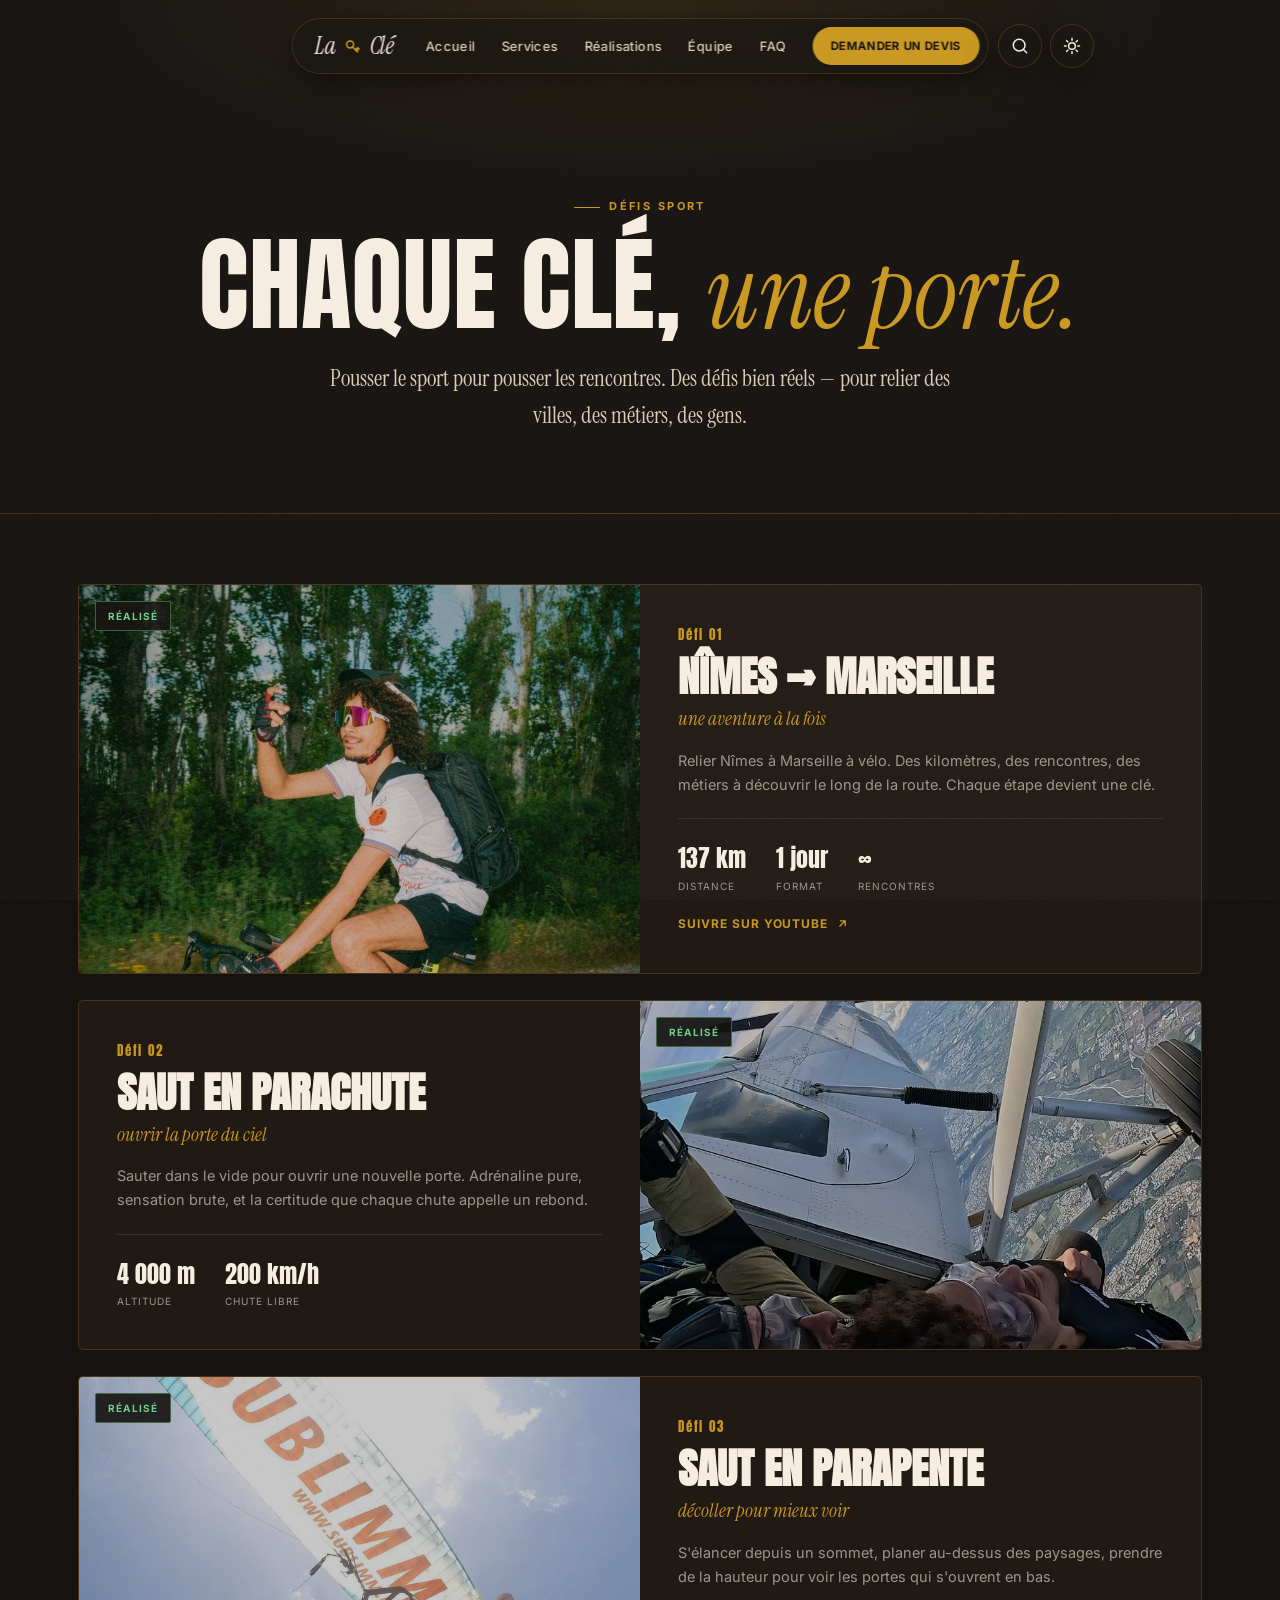
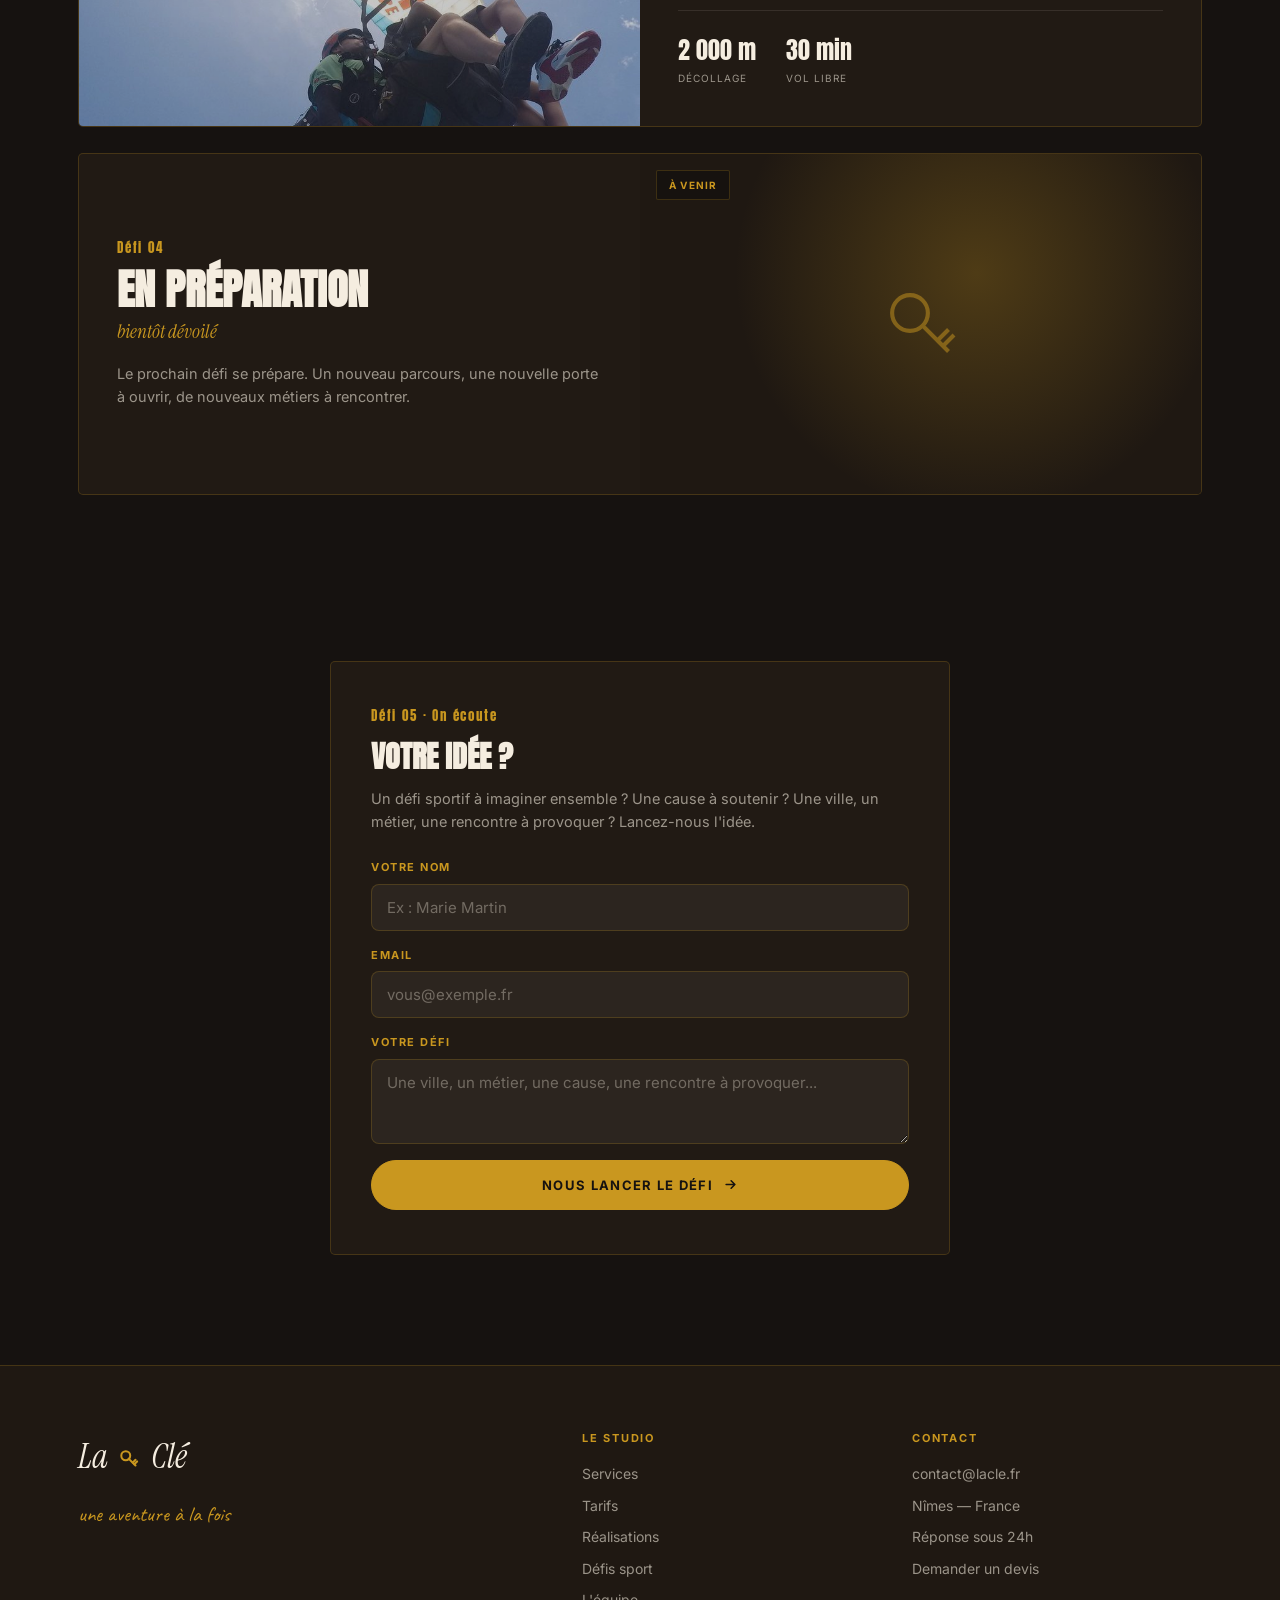
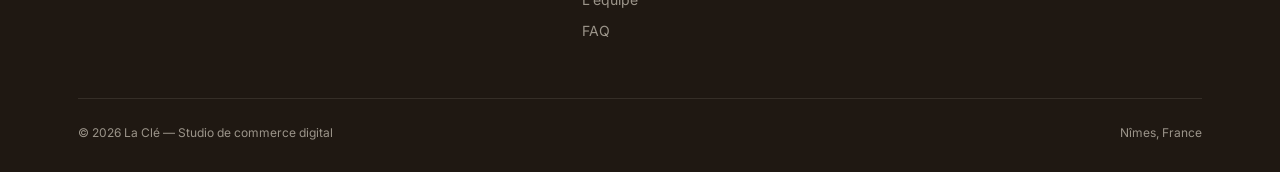
<file: lacle-refonte/defis.html>
<!DOCTYPE html>
<html lang="fr">
<head>
<meta charset="UTF-8" />
<meta name="viewport" content="width=device-width, initial-scale=1.0" />
<title>Défis sport — Chaque clé, une porte | La Clé</title>
<meta name="description" content="Les défis sport de La Clé : du vélo Nîmes-Marseille au saut en parachute. Pousser le sport pour pousser les rencontres et créer du contenu." />
<meta name="author" content="La Clé" />
<meta name="theme-color" content="#161210" />
<link rel="canonical" href="https://lacle.fr/defis.html" />
<link rel="icon" type="image/svg+xml" href="assets/favicon.svg" />
<meta property="og:type" content="website" />
<meta property="og:site_name" content="La Clé" />
<meta property="og:locale" content="fr_FR" />
<meta property="og:title" content="Défis sport — Chaque clé, une porte | La Clé" />
<meta property="og:description" content="Pousser le sport pour pousser les rencontres." />
<meta property="og:url" content="https://lacle.fr/defis.html" />
<meta property="og:image" content="https://lacle.fr/assets/og-image.jpg" />
<meta property="og:image:width" content="1200" />
<meta property="og:image:height" content="630" />
<meta name="twitter:card" content="summary_large_image" />
<meta name="twitter:title" content="Défis sport — Chaque clé, une porte | La Clé" />
<meta name="twitter:description" content="Pousser le sport pour pousser les rencontres." />
<meta name="twitter:image" content="https://lacle.fr/assets/og-image.jpg" />
<script>
(function(){var t;try{t=localStorage.getItem('lacle-theme');}catch(e){}if(!t){var d=new Date(),h=d.getHours()+d.getMinutes()/60,m=d.getMonth();var r=[8,7,7,7,6,6,6,7,7,8,7,8][m],s=[17,18,19,20,21,21,21,21,20,19,17,17][m];t=(h>=r&&h<s)?'day':'night';}if(t==='night')document.documentElement.classList.add('theme-night');})();
</script>
<link rel="preconnect" href="https://fonts.googleapis.com" />
<link rel="preconnect" href="https://fonts.gstatic.com" crossorigin />
<link href="https://fonts.googleapis.com/css2?family=Anton&family=Caveat:wght@500;600;700&family=Inter:wght@300;400;500;600;700&family=Instrument+Serif:ital@0;1&display=swap" rel="stylesheet" />
<link rel="stylesheet" href="assets/style.css" />
<style>
  .sec { padding: 70px 0 110px; }

  .defi {
    display: grid; grid-template-columns: 1fr 1fr;
    gap: 0; align-items: stretch;
    border: 1px solid var(--line);
    border-radius: 5px; overflow: hidden;
    margin-bottom: 26px;
    background: var(--ink-card);
  }
  .defi:nth-child(even) .defi-img { order: 2; }
  .defi-img { position: relative; min-height: 340px; overflow: hidden; }
  .defi-img img {
    position: absolute; inset: 0;
    width: 100%; height: 100%; object-fit: cover;
    filter: brightness(.78) saturate(1.05);
    transition: transform .7s var(--ease);
  }
  .defi:hover .defi-img img { transform: scale(1.05); }
  .defi-img.placeholder {
    background:
      radial-gradient(circle at 60% 35%, rgba(201,151,31,0.28), transparent 60%),
      var(--ink-soft);
    display: flex; align-items: center; justify-content: center;
  }
  .defi-img.placeholder svg { width: 88px; height: 88px; opacity: .5; color: var(--gold); }
  .defi-status {
    position: absolute; top: 16px; left: 16px;
    font-size: 10px; font-weight: 700;
    text-transform: uppercase; letter-spacing: 0.12em;
    padding: 6px 12px; border-radius: 2px;
    background: rgba(22,18,16,0.9);
    border: 1px solid var(--line);
  }
  .defi-status.done { color: #6fcf86; border-color: rgba(111,207,134,0.4); }
  .defi-status.soon { color: var(--gold); }
  .defi-status.open { color: var(--cream); }
  .defi-body { padding: 40px 38px; display: flex; flex-direction: column; justify-content: center; }
  .defi-num {
    font-family: var(--display); font-size: 13px;
    letter-spacing: 0.14em; color: var(--gold);
    margin-bottom: 10px;
  }
  .defi-body h2 {
    font-family: var(--display);
    font-size: clamp(28px, 3.6vw, 42px);
    text-transform: uppercase; line-height: 1;
  }
  .defi-body .sub {
    font-family: var(--serif); font-style: italic;
    font-size: 19px; color: var(--gold);
    margin: 6px 0 14px;
  }
  .defi-body p { font-size: 14.5px; color: var(--text-mute); line-height: 1.65; }
  .defi-stats {
    display: flex; gap: 30px; margin-top: 22px;
    padding-top: 20px; border-top: 1px solid var(--line-soft);
  }
  .defi-stats .st .v {
    font-family: var(--display); font-size: 24px; color: var(--cream);
  }
  .defi-stats .st .l {
    font-size: 10px; text-transform: uppercase;
    letter-spacing: 0.1em; color: var(--text-mute);
  }
  .defi-link {
    display: inline-flex; align-items: center; gap: 8px;
    margin-top: 20px; font-size: 12px; font-weight: 700;
    text-transform: uppercase; letter-spacing: 0.08em;
    color: var(--gold); transition: gap .2s var(--ease);
    align-self: flex-start;
  }
  .defi-link:hover { gap: 14px; }

  /* formulaire défi */
  .defi-form-wrap {
    background: var(--ink-card);
    border: 1px solid var(--line);
    border-radius: 5px; padding: 44px 40px;
    max-width: 620px; margin: 30px auto 0;
  }
  .defi-form-wrap h3 {
    font-family: var(--display); font-size: 30px;
    text-transform: uppercase; margin-bottom: 6px;
  }
  .defi-form-wrap .lead {
    font-size: 14.5px; color: var(--text-mute);
    margin-bottom: 26px;
  }
  .field { display: flex; flex-direction: column; gap: 7px; margin-bottom: 16px; }
  .field label {
    font-size: 11px; font-weight: 700;
    text-transform: uppercase; letter-spacing: 0.14em;
    color: var(--gold);
  }
  .field input, .field textarea {
    background: var(--input-bg);
    border: 1.5px solid var(--line);
    color: var(--cream);
    padding: 13px 15px; border-radius: 8px;
    font-family: var(--sans); font-size: 15px;
    outline: none; transition: border-color .2s, background .2s;
  }
  .field textarea { resize: vertical; }
  .field input:focus, .field textarea:focus {
    border-color: var(--gold);
    background: var(--input-bg-focus);
  }
  .field input::placeholder, .field textarea::placeholder { color: var(--input-placeholder); }
  .hp { position: absolute; left: -9999px; }

  @media (max-width: 760px) {
    .defi { grid-template-columns: 1fr; }
    .defi:nth-child(even) .defi-img { order: 0; }
    .defi-img { min-height: 240px; }
  }
</style>
</head>
<body>

<nav class="nav">
  <a href="index.html" class="nav-logo">
    La
    <svg viewBox="0 0 64 64" xmlns="http://www.w3.org/2000/svg" aria-hidden="true">
      <g fill="none" stroke="#c9971f" stroke-width="5" stroke-linecap="round">
        <circle cx="24" cy="24" r="11"/><path d="M31 31 L48 48"/>
        <path d="M41 41 L48 34 M45 45 L52 38"/>
      </g>
    </svg>
    Clé
  </a>
  <ul class="nav-links">
    <li><a href="index.html">Accueil</a></li>
    <li><a href="services.html">Services</a></li>
    <li><a href="realisations.html">Réalisations</a></li>
    <li><a href="equipe.html">Équipe</a></li>
    <li><a href="faq.html">FAQ</a></li>
    <li><a href="index.html#contact" class="nav-cta">Demander un devis</a></li>
  </ul>
  <button class="nav-burger" aria-label="Menu"><span></span><span></span><span></span></button>
</nav>
<button class="nav-btn search-toggle" type="button" aria-label="Rechercher" title="Rechercher (⌘K)">
  <svg viewBox="0 0 24 24" fill="none" aria-hidden="true">
    <circle cx="11" cy="11" r="7" stroke="currentColor" stroke-width="1.8"/>
    <path d="M20 20l-3.5-3.5" stroke="currentColor" stroke-width="1.8" stroke-linecap="round"/>
  </svg>
</button>
<button class="nav-btn theme-toggle" type="button" aria-label="Basculer mode jour / nuit">
  <svg class="icon-moon" viewBox="0 0 24 24" fill="none" aria-hidden="true">
    <path d="M21 12.79A9 9 0 1111.21 3a7 7 0 009.79 9.79z" stroke="currentColor" stroke-width="1.8" stroke-linecap="round" stroke-linejoin="round"/>
  </svg>
  <svg class="icon-sun" viewBox="0 0 24 24" fill="none" aria-hidden="true">
    <circle cx="12" cy="12" r="4" stroke="currentColor" stroke-width="1.8"/>
    <path d="M12 3v2M12 19v2M3 12h2M19 12h2M5.6 5.6l1.4 1.4M17 17l1.4 1.4M5.6 18.4L7 17M17 7l1.4-1.4" stroke="currentColor" stroke-width="1.8" stroke-linecap="round"/>
  </svg>
</button>

<section class="page-hero">
  <div class="wrap">
    <span class="eyebrow">Défis sport</span>
    <h1 class="h-display">Chaque clé, <span class="serif-accent">une porte.</span></h1>
    <p>Pousser le sport pour pousser les rencontres. Des défis bien réels —
       pour relier des villes, des métiers, des gens.</p>
  </div>
</section>

<section class="sec">
  <div class="wrap">

    <article class="defi reveal">
      <div class="defi-img">
        <img src="assets/defis-00-e007726ff1.jpg" alt="Défi vélo Nîmes-Marseille" />
        <span class="defi-status done">Réalisé</span>
      </div>
      <div class="defi-body">
        <div class="defi-num">Défi 01</div>
        <h2>Nîmes → Marseille</h2>
        <div class="sub">une aventure à la fois</div>
        <p>Relier Nîmes à Marseille à vélo. Des kilomètres, des rencontres,
           des métiers à découvrir le long de la route. Chaque étape devient
           une clé.</p>
        <div class="defi-stats">
          <div class="st"><div class="v">137 km</div><div class="l">Distance</div></div>
          <div class="st"><div class="v">1 jour</div><div class="l">Format</div></div>
          <div class="st"><div class="v">∞</div><div class="l">Rencontres</div></div>
        </div>
        <a href="https://www.youtube.com/channel/UCWs4CnHRr5wrAAxjyaevR0Q" target="_blank" rel="noopener" class="defi-link">
          Suivre sur YouTube
          <svg viewBox="0 0 24 24" width="13" height="13" fill="none"><path d="M7 17L17 7M17 7H8M17 7v9" stroke="currentColor" stroke-width="2.3" stroke-linecap="round" stroke-linejoin="round"/></svg>
        </a>
      </div>
    </article>

    <article class="defi reveal">
      <div class="defi-img">
        <img src="assets/defis-01-7970843947.jpg" alt="Défi saut en parachute" />
        <span class="defi-status done">Réalisé</span>
      </div>
      <div class="defi-body">
        <div class="defi-num">Défi 02</div>
        <h2>Saut en parachute</h2>
        <div class="sub">ouvrir la porte du ciel</div>
        <p>Sauter dans le vide pour ouvrir une nouvelle porte. Adrénaline pure,
           sensation brute, et la certitude que chaque chute appelle un rebond.</p>
        <div class="defi-stats">
          <div class="st"><div class="v">4 000 m</div><div class="l">Altitude</div></div>
          <div class="st"><div class="v">200 km/h</div><div class="l">Chute libre</div></div>
        </div>
      </div>
    </article>

    <article class="defi reveal">
      <div class="defi-img">
        <img src="assets/defis-02-3879e3d5b0.jpg" alt="Défi saut en parapente" />
        <span class="defi-status done">Réalisé</span>
      </div>
      <div class="defi-body">
        <div class="defi-num">Défi 03</div>
        <h2>Saut en parapente</h2>
        <div class="sub">décoller pour mieux voir</div>
        <p>S'élancer depuis un sommet, planer au-dessus des paysages, prendre
           de la hauteur pour voir les portes qui s'ouvrent en bas.</p>
        <div class="defi-stats">
          <div class="st"><div class="v">2 000 m</div><div class="l">Décollage</div></div>
          <div class="st"><div class="v">30 min</div><div class="l">Vol libre</div></div>
        </div>
      </div>
    </article>

    <article class="defi reveal">
      <div class="defi-img placeholder">
        <span class="defi-status soon">À venir</span>
        <svg viewBox="0 0 64 64" fill="none" stroke="currentColor" stroke-width="3">
          <circle cx="24" cy="24" r="13"/><path d="M33 33 L52 52"/>
          <path d="M44 44 L52 36 M48 48 L56 40"/>
        </svg>
      </div>
      <div class="defi-body">
        <div class="defi-num">Défi 04</div>
        <h2>En préparation</h2>
        <div class="sub">bientôt dévoilé</div>
        <p>Le prochain défi se prépare. Un nouveau parcours, une nouvelle
           porte à ouvrir, de nouveaux métiers à rencontrer.</p>
      </div>
    </article>

  </div>
</section>

<!-- proposer un défi -->
<section class="sec" style="padding-top:0;">
  <div class="wrap">
    <div class="defi-form-wrap reveal">
      <div class="defi-num" style="margin-bottom:6px;">Défi 05 · On écoute</div>
      <h3>Votre idée ?</h3>
      <p class="lead">Un défi sportif à imaginer ensemble ? Une cause à soutenir ?
         Une ville, un métier, une rencontre à provoquer ? Lancez-nous l'idée.</p>
      <form name="defi" method="POST" data-netlify="true" netlify-honeypot="bot-field" action="/merci.html">
        <input type="hidden" name="form-name" value="defi" />
        <p class="hp"><label>Ne pas remplir : <input name="bot-field" /></label></p>
        <div class="field">
          <label for="dn">Votre nom</label>
          <input type="text" id="dn" name="nom" placeholder="Ex : Marie Martin" required />
        </div>
        <div class="field">
          <label for="de">Email</label>
          <input type="email" id="de" name="email" placeholder="vous@exemple.fr" required />
        </div>
        <div class="field">
          <label for="dd">Votre défi</label>
          <textarea id="dd" name="defi" rows="3" placeholder="Une ville, un métier, une cause, une rencontre à provoquer..." required></textarea>
        </div>
        <button type="submit" class="btn btn-primary btn-block">
          Nous lancer le défi
          <svg viewBox="0 0 24 24" fill="none"><path d="M5 12h14M13 6l6 6-6 6" stroke="currentColor" stroke-width="2.5" stroke-linecap="round" stroke-linejoin="round"/></svg>
        </button>
      </form>
    </div>
  </div>
</section>

<footer class="footer">
  <div class="wrap">
    <div class="footer-grid">
      <div>
        <div class="footer-logo">
          La
          <svg viewBox="0 0 64 64" xmlns="http://www.w3.org/2000/svg" aria-hidden="true">
            <g fill="none" stroke="#c9971f" stroke-width="5" stroke-linecap="round">
              <circle cx="24" cy="24" r="11"/><path d="M31 31 L48 48"/>
              <path d="M41 41 L48 34 M45 45 L52 38"/>
            </g>
          </svg>
          Clé
        </div>
        <p class="footer-tag">une aventure à la fois</p>
      </div>
      <div class="footer-col">
        <h4>Le studio</h4>
        <a href="services.html">Services</a>
        <a href="services.html#tarifs">Tarifs</a>
        <a href="realisations.html">Réalisations</a>
        <a href="defis.html">Défis sport</a>
        <a href="equipe.html">L'équipe</a>
        <a href="faq.html">FAQ</a>
      </div>
      <div class="footer-col">
        <h4>Contact</h4>
        <a href="mailto:contact@lacle.fr">contact@lacle.fr</a>
        <p>Nîmes — France</p>
        <p>Réponse sous 24h</p>
        <a href="index.html#contact">Demander un devis</a>
      </div>
    </div>
    <div class="footer-bottom">
      <span>© 2026 La Clé — Studio de commerce digital</span>
      <span>Nîmes, France</span>
    </div>
  </div>
</footer>

<script src="assets/main.js"></script>
</body>
</html>
</file>
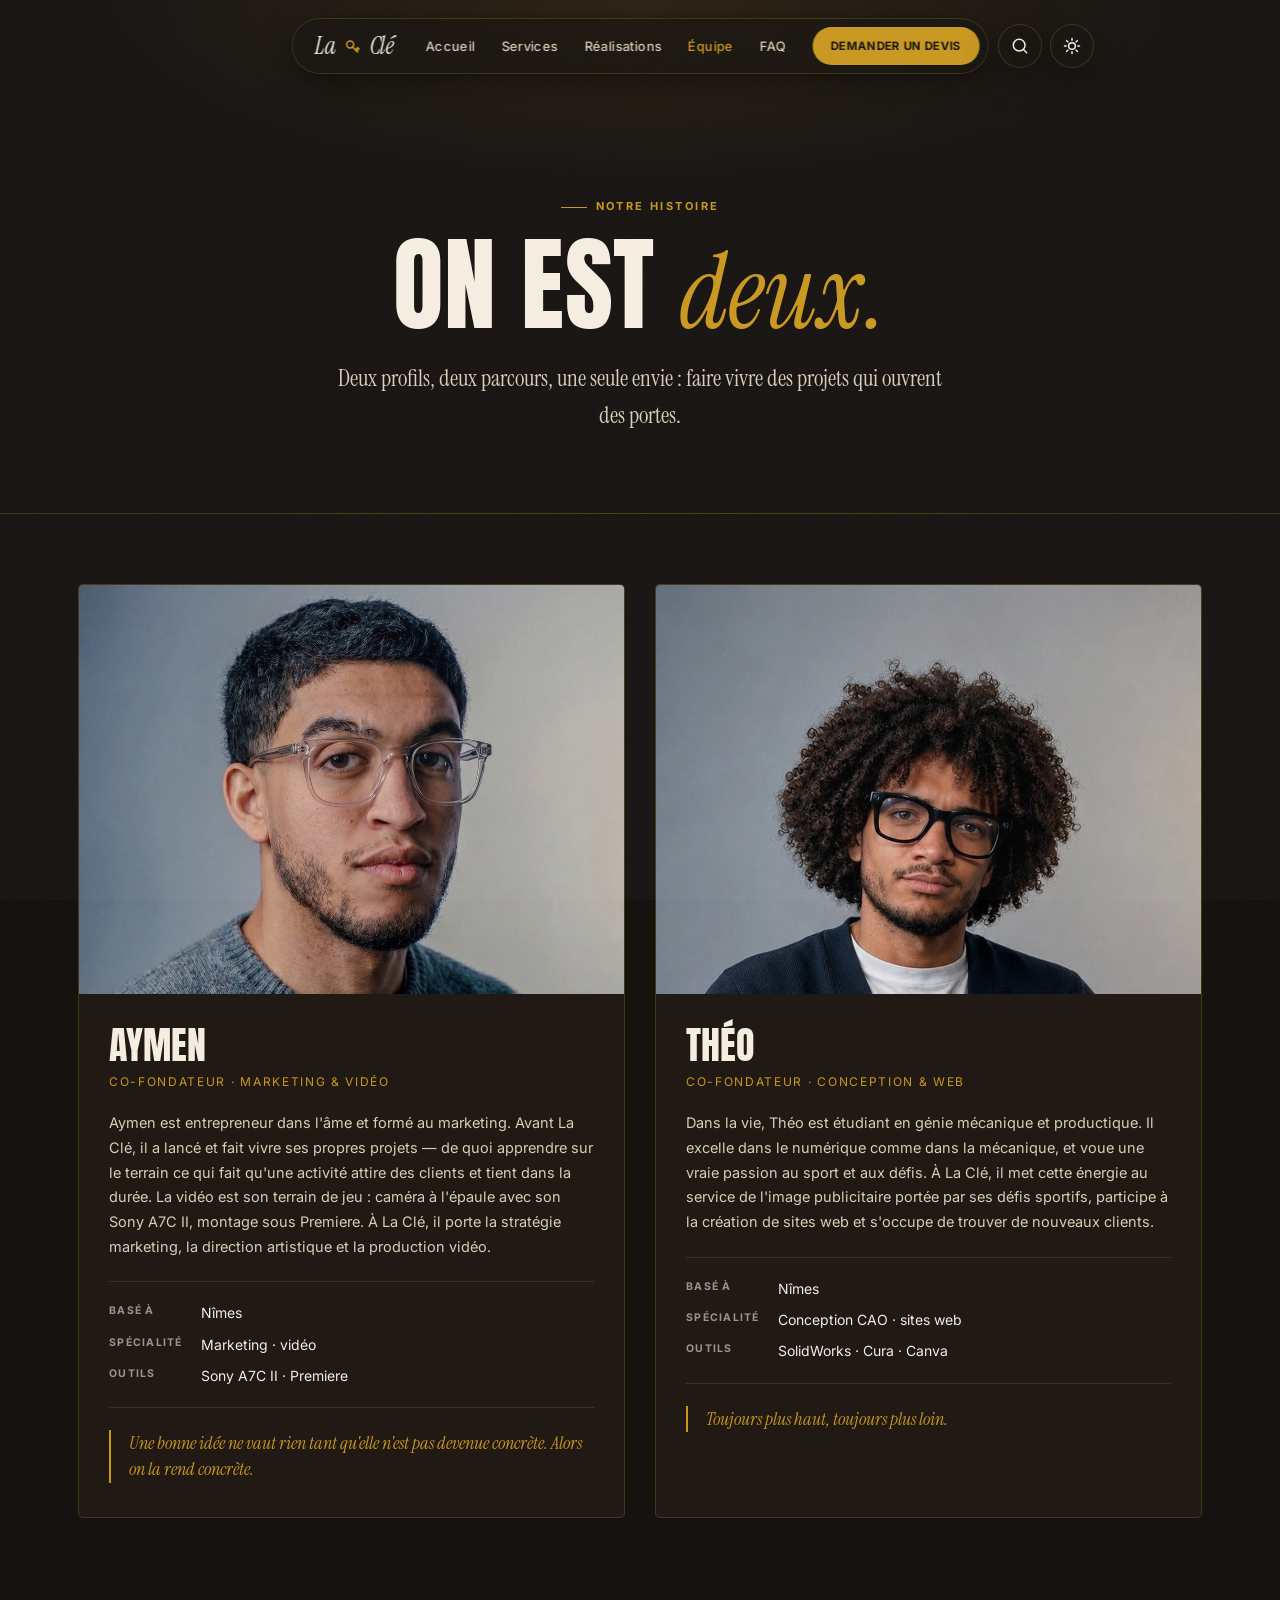
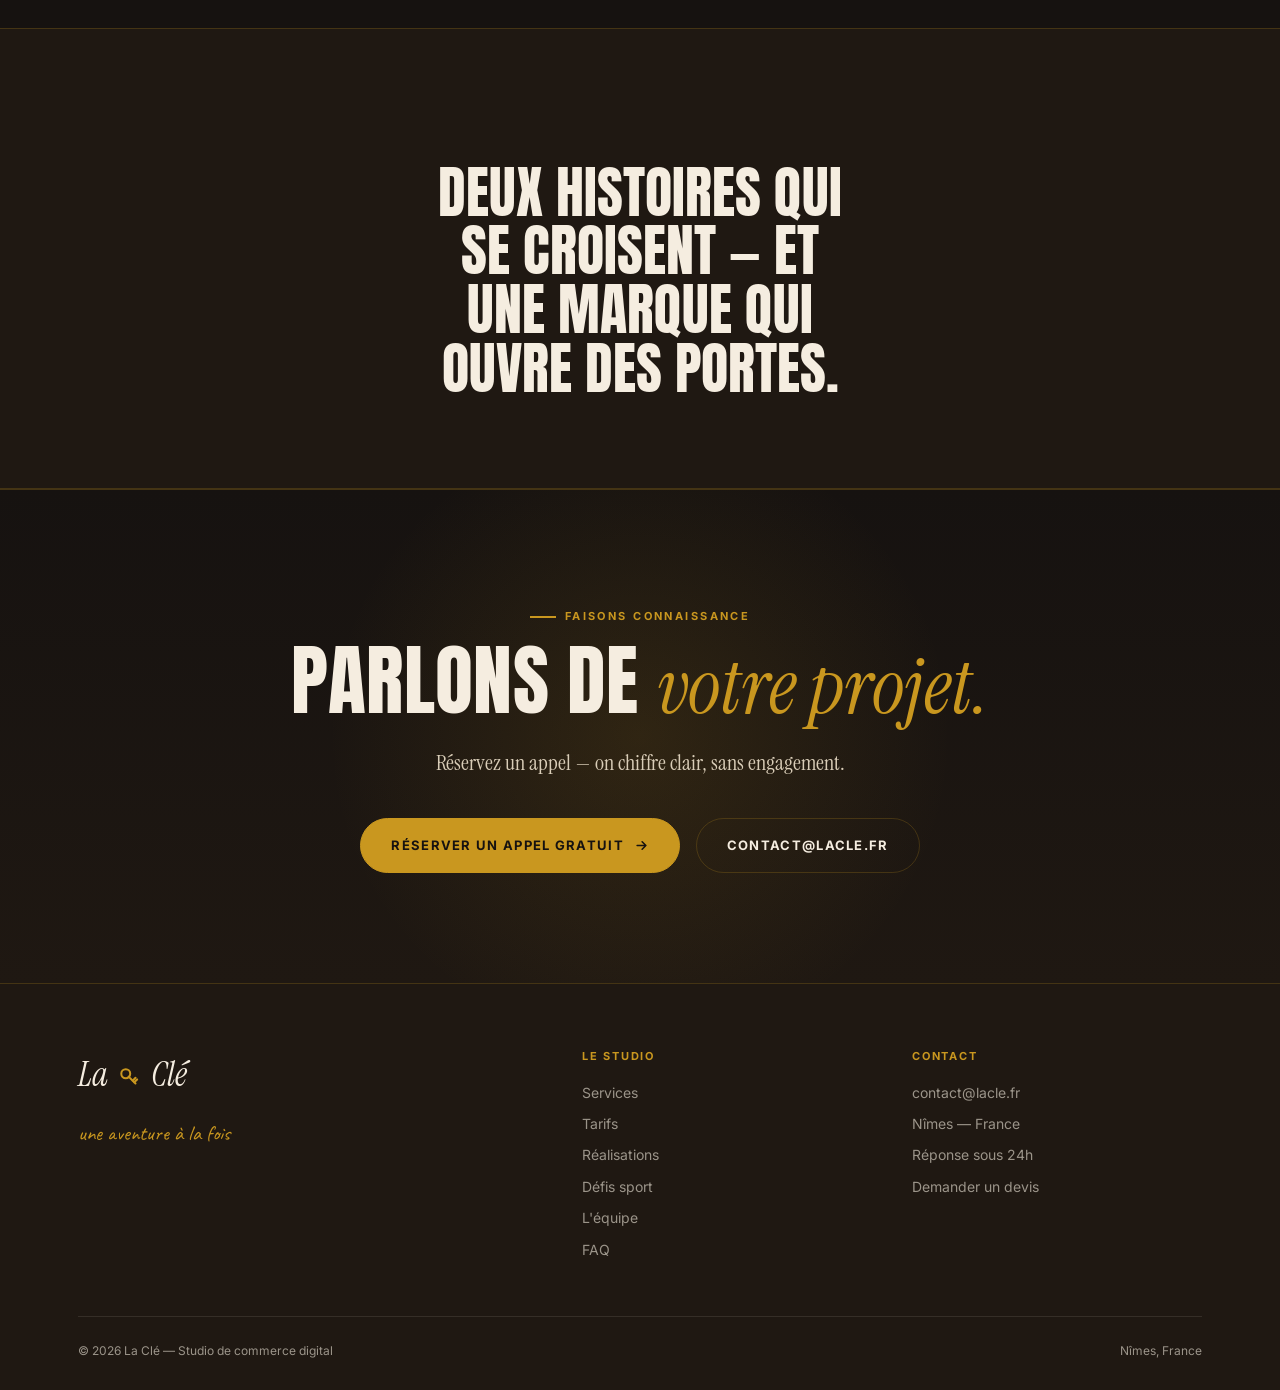
<file: lacle-refonte/equipe.html>
<!DOCTYPE html>
<html lang="fr">
<head>
<meta charset="UTF-8" />
<meta name="viewport" content="width=device-width, initial-scale=1.0" />
<title>L'équipe — Aymen &amp; Théo | La Clé</title>
<meta name="description" content="Deux profils, deux parcours, une seule envie : faire vivre des projets qui ouvrent des portes. Découvrez l'équipe du studio La Clé à Nîmes." />
<meta name="author" content="La Clé" />
<meta name="theme-color" content="#161210" />
<link rel="canonical" href="https://lacle.fr/equipe.html" />
<link rel="icon" type="image/svg+xml" href="assets/favicon.svg" />
<meta property="og:type" content="website" />
<meta property="og:site_name" content="La Clé" />
<meta property="og:locale" content="fr_FR" />
<meta property="og:title" content="L'équipe — Aymen & Théo | La Clé" />
<meta property="og:description" content="Deux profils, deux parcours, une seule envie." />
<meta property="og:url" content="https://lacle.fr/equipe.html" />
<meta property="og:image" content="https://lacle.fr/assets/og-image.jpg" />
<meta property="og:image:width" content="1200" />
<meta property="og:image:height" content="630" />
<meta name="twitter:card" content="summary_large_image" />
<meta name="twitter:title" content="L'équipe — Aymen & Théo | La Clé" />
<meta name="twitter:description" content="Deux profils, deux parcours, une seule envie." />
<meta name="twitter:image" content="https://lacle.fr/assets/og-image.jpg" />
<script>
(function(){var t;try{t=localStorage.getItem('lacle-theme');}catch(e){}if(!t){var d=new Date(),h=d.getHours()+d.getMinutes()/60,m=d.getMonth();var r=[8,7,7,7,6,6,6,7,7,8,7,8][m],s=[17,18,19,20,21,21,21,21,20,19,17,17][m];t=(h>=r&&h<s)?'day':'night';}if(t==='night')document.documentElement.classList.add('theme-night');})();
</script>
<link rel="preconnect" href="https://fonts.googleapis.com" />
<link rel="preconnect" href="https://fonts.gstatic.com" crossorigin />
<link href="https://fonts.googleapis.com/css2?family=Anton&family=Caveat:wght@500;600;700&family=Inter:wght@300;400;500;600;700&family=Instrument+Serif:ital@0;1&display=swap" rel="stylesheet" />
<link rel="stylesheet" href="assets/style.css" />
<style>
  .sec { padding: 70px 0 110px; }
  .team-grid {
    display: grid; grid-template-columns: repeat(2, 1fr);
    gap: 30px;
  }
  .member {
    background: var(--ink-card);
    border: 1px solid var(--line);
    border-radius: 5px; overflow: hidden;
  }
  .member-photo { position: relative; aspect-ratio: 4/3; overflow: hidden; }
  .member-photo img {
    width: 100%; height: 100%; object-fit: cover;
    object-position: center top;
    filter: brightness(.92) saturate(1.02);
    transition: transform .6s var(--ease);
  }
  .member:hover .member-photo img { transform: scale(1.04); }
  .member-body { padding: 32px 30px 34px; }
  .member-name {
    font-family: var(--display);
    font-size: 38px; text-transform: uppercase;
    line-height: 1;
  }
  .member-role {
    font-size: 12px; text-transform: uppercase;
    letter-spacing: 0.14em; color: var(--gold);
    margin: 8px 0 20px;
  }
  .member-bio {
    font-size: 14.5px; color: var(--cream-soft);
    line-height: 1.7; margin-bottom: 22px;
  }
  .member-meta {
    display: grid; grid-template-columns: auto 1fr;
    gap: 9px 18px;
    padding: 20px 0;
    border-top: 1px solid var(--line-soft);
    border-bottom: 1px solid var(--line-soft);
  }
  .member-meta dt {
    font-size: 10.5px; font-weight: 700;
    text-transform: uppercase; letter-spacing: 0.12em;
    color: var(--text-mute); padding-top: 1px;
  }
  .member-meta dd { font-size: 14px; color: var(--cream); }
  .member-quote {
    margin-top: 22px;
    font-family: var(--serif); font-style: italic;
    font-size: 18px; color: var(--gold);
    line-height: 1.45;
    padding-left: 18px;
    border-left: 2px solid var(--gold);
  }

  /* duo statement */
  .duo {
    background: var(--ink-soft);
    border-top: 1px solid var(--line);
    border-bottom: 1px solid var(--line);
    text-align: center;
  }
  .duo .wrap { padding: 90px 28px; }
  .duo .big {
    font-family: var(--display);
    font-size: clamp(30px, 4.6vw, 56px);
    text-transform: uppercase; line-height: 1.05;
    max-width: 16ch; margin: 18px auto 0;
  }

  @media (max-width: 760px) {
    .team-grid { grid-template-columns: 1fr; }
  }
</style>
</head>
<body>

<nav class="nav">
  <a href="index.html" class="nav-logo">
    La
    <svg viewBox="0 0 64 64" xmlns="http://www.w3.org/2000/svg" aria-hidden="true">
      <g fill="none" stroke="#c9971f" stroke-width="5" stroke-linecap="round">
        <circle cx="24" cy="24" r="11"/><path d="M31 31 L48 48"/>
        <path d="M41 41 L48 34 M45 45 L52 38"/>
      </g>
    </svg>
    Clé
  </a>
  <ul class="nav-links">
    <li><a href="index.html">Accueil</a></li>
    <li><a href="services.html">Services</a></li>
    <li><a href="realisations.html">Réalisations</a></li>
    <li><a href="equipe.html" class="active">Équipe</a></li>
    <li><a href="faq.html">FAQ</a></li>
    <li><a href="index.html#contact" class="nav-cta">Demander un devis</a></li>
  </ul>
  <button class="nav-burger" aria-label="Menu"><span></span><span></span><span></span></button>
</nav>
<button class="nav-btn search-toggle" type="button" aria-label="Rechercher" title="Rechercher (⌘K)">
  <svg viewBox="0 0 24 24" fill="none" aria-hidden="true">
    <circle cx="11" cy="11" r="7" stroke="currentColor" stroke-width="1.8"/>
    <path d="M20 20l-3.5-3.5" stroke="currentColor" stroke-width="1.8" stroke-linecap="round"/>
  </svg>
</button>
<button class="nav-btn theme-toggle" type="button" aria-label="Basculer mode jour / nuit">
  <svg class="icon-moon" viewBox="0 0 24 24" fill="none" aria-hidden="true">
    <path d="M21 12.79A9 9 0 1111.21 3a7 7 0 009.79 9.79z" stroke="currentColor" stroke-width="1.8" stroke-linecap="round" stroke-linejoin="round"/>
  </svg>
  <svg class="icon-sun" viewBox="0 0 24 24" fill="none" aria-hidden="true">
    <circle cx="12" cy="12" r="4" stroke="currentColor" stroke-width="1.8"/>
    <path d="M12 3v2M12 19v2M3 12h2M19 12h2M5.6 5.6l1.4 1.4M17 17l1.4 1.4M5.6 18.4L7 17M17 7l1.4-1.4" stroke="currentColor" stroke-width="1.8" stroke-linecap="round"/>
  </svg>
</button>

<section class="page-hero">
  <div class="wrap">
    <span class="eyebrow">Notre histoire</span>
    <h1 class="h-display">On est <span class="serif-accent">deux.</span></h1>
    <p>Deux profils, deux parcours, une seule envie : faire vivre des
       projets qui ouvrent des portes.</p>
  </div>
</section>

<section class="sec">
  <div class="wrap">
    <div class="team-grid">

      <article class="member reveal" data-d="1">
        <div class="member-photo">
          <img src="assets/equipe-00-ffe26fb25e.jpg" alt="Aymen — co-fondateur de La Clé" />
        </div>
        <div class="member-body">
          <div class="member-name">Aymen</div>
          <div class="member-role">Co-fondateur · Marketing &amp; vidéo</div>
          <p class="member-bio">
            Aymen est entrepreneur dans l'âme et formé au marketing. Avant
            La Clé, il a lancé et fait vivre ses propres projets — de quoi
            apprendre sur le terrain ce qui fait qu'une activité attire des
            clients et tient dans la durée. La vidéo est son terrain de jeu :
            caméra à l'épaule avec son Sony A7C II, montage sous Premiere.
            À La Clé, il porte la stratégie marketing, la direction artistique
            et la production vidéo.
          </p>
          <dl class="member-meta">
            <dt>Basé à</dt><dd>Nîmes</dd>
            <dt>Spécialité</dt><dd>Marketing · vidéo</dd>
            <dt>Outils</dt><dd>Sony A7C II · Premiere</dd>
          </dl>
          <p class="member-quote">
            Une bonne idée ne vaut rien tant qu'elle n'est pas devenue
            concrète. Alors on la rend concrète.
          </p>
        </div>
      </article>

      <article class="member reveal" data-d="2">
        <div class="member-photo">
          <img src="assets/equipe-01-02e78cd4a6.jpg" alt="Théo — co-fondateur de La Clé" />
        </div>
        <div class="member-body">
          <div class="member-name">Théo</div>
          <div class="member-role">Co-fondateur · Conception &amp; web</div>
          <p class="member-bio">
            Dans la vie, Théo est étudiant en génie mécanique et productique.
            Il excelle dans le numérique comme dans la mécanique, et voue une
            vraie passion au sport et aux défis. À La Clé, il met cette énergie
            au service de l'image publicitaire portée par ses défis sportifs,
            participe à la création de sites web et s'occupe de trouver de
            nouveaux clients.
          </p>
          <dl class="member-meta">
            <dt>Basé à</dt><dd>Nîmes</dd>
            <dt>Spécialité</dt><dd>Conception CAO · sites web</dd>
            <dt>Outils</dt><dd>SolidWorks · Cura · Canva</dd>
          </dl>
          <p class="member-quote">
            Toujours plus haut, toujours plus loin.
          </p>
        </div>
      </article>

    </div>
  </div>
</section>

<section class="duo">
  <div class="wrap">
    <span class="eyebrow reveal">Ce qui nous lie</span>
    <p class="big reveal" data-d="1">
      Deux histoires qui se croisent — et une marque
      qui ouvre des portes.
    </p>
  </div>
</section>

<section class="cta-banner">
  <div class="inner wrap">
    <span class="eyebrow reveal" style="margin-bottom:18px;">Faisons connaissance</span>
    <h2 class="h-display reveal" data-d="1">Parlons de <span class="serif-accent">votre projet.</span></h2>
    <p class="reveal" data-d="2">Réservez un appel — on chiffre clair, sans engagement.</p>
    <div class="reveal" data-d="3" style="display:flex;gap:16px;justify-content:center;flex-wrap:wrap;">
      <a href="https://calendly.com/" target="_blank" rel="noopener" class="btn btn-primary">
        Réserver un appel gratuit
        <svg viewBox="0 0 24 24" fill="none"><path d="M5 12h14M13 6l6 6-6 6" stroke="currentColor" stroke-width="2.5" stroke-linecap="round" stroke-linejoin="round"/></svg>
      </a>
      <a href="mailto:contact@lacle.fr" class="btn btn-ghost">contact@lacle.fr</a>
    </div>
  </div>
</section>

<footer class="footer">
  <div class="wrap">
    <div class="footer-grid">
      <div>
        <div class="footer-logo">
          La
          <svg viewBox="0 0 64 64" xmlns="http://www.w3.org/2000/svg" aria-hidden="true">
            <g fill="none" stroke="#c9971f" stroke-width="5" stroke-linecap="round">
              <circle cx="24" cy="24" r="11"/><path d="M31 31 L48 48"/>
              <path d="M41 41 L48 34 M45 45 L52 38"/>
            </g>
          </svg>
          Clé
        </div>
        <p class="footer-tag">une aventure à la fois</p>
      </div>
      <div class="footer-col">
        <h4>Le studio</h4>
        <a href="services.html">Services</a>
        <a href="services.html#tarifs">Tarifs</a>
        <a href="realisations.html">Réalisations</a>
        <a href="defis.html">Défis sport</a>
        <a href="equipe.html">L'équipe</a>
        <a href="faq.html">FAQ</a>
      </div>
      <div class="footer-col">
        <h4>Contact</h4>
        <a href="mailto:contact@lacle.fr">contact@lacle.fr</a>
        <p>Nîmes — France</p>
        <p>Réponse sous 24h</p>
        <a href="index.html#contact">Demander un devis</a>
      </div>
    </div>
    <div class="footer-bottom">
      <span>© 2026 La Clé — Studio de commerce digital</span>
      <span>Nîmes, France</span>
    </div>
  </div>
</footer>

<script src="assets/main.js"></script>
</body>
</html>
</file>
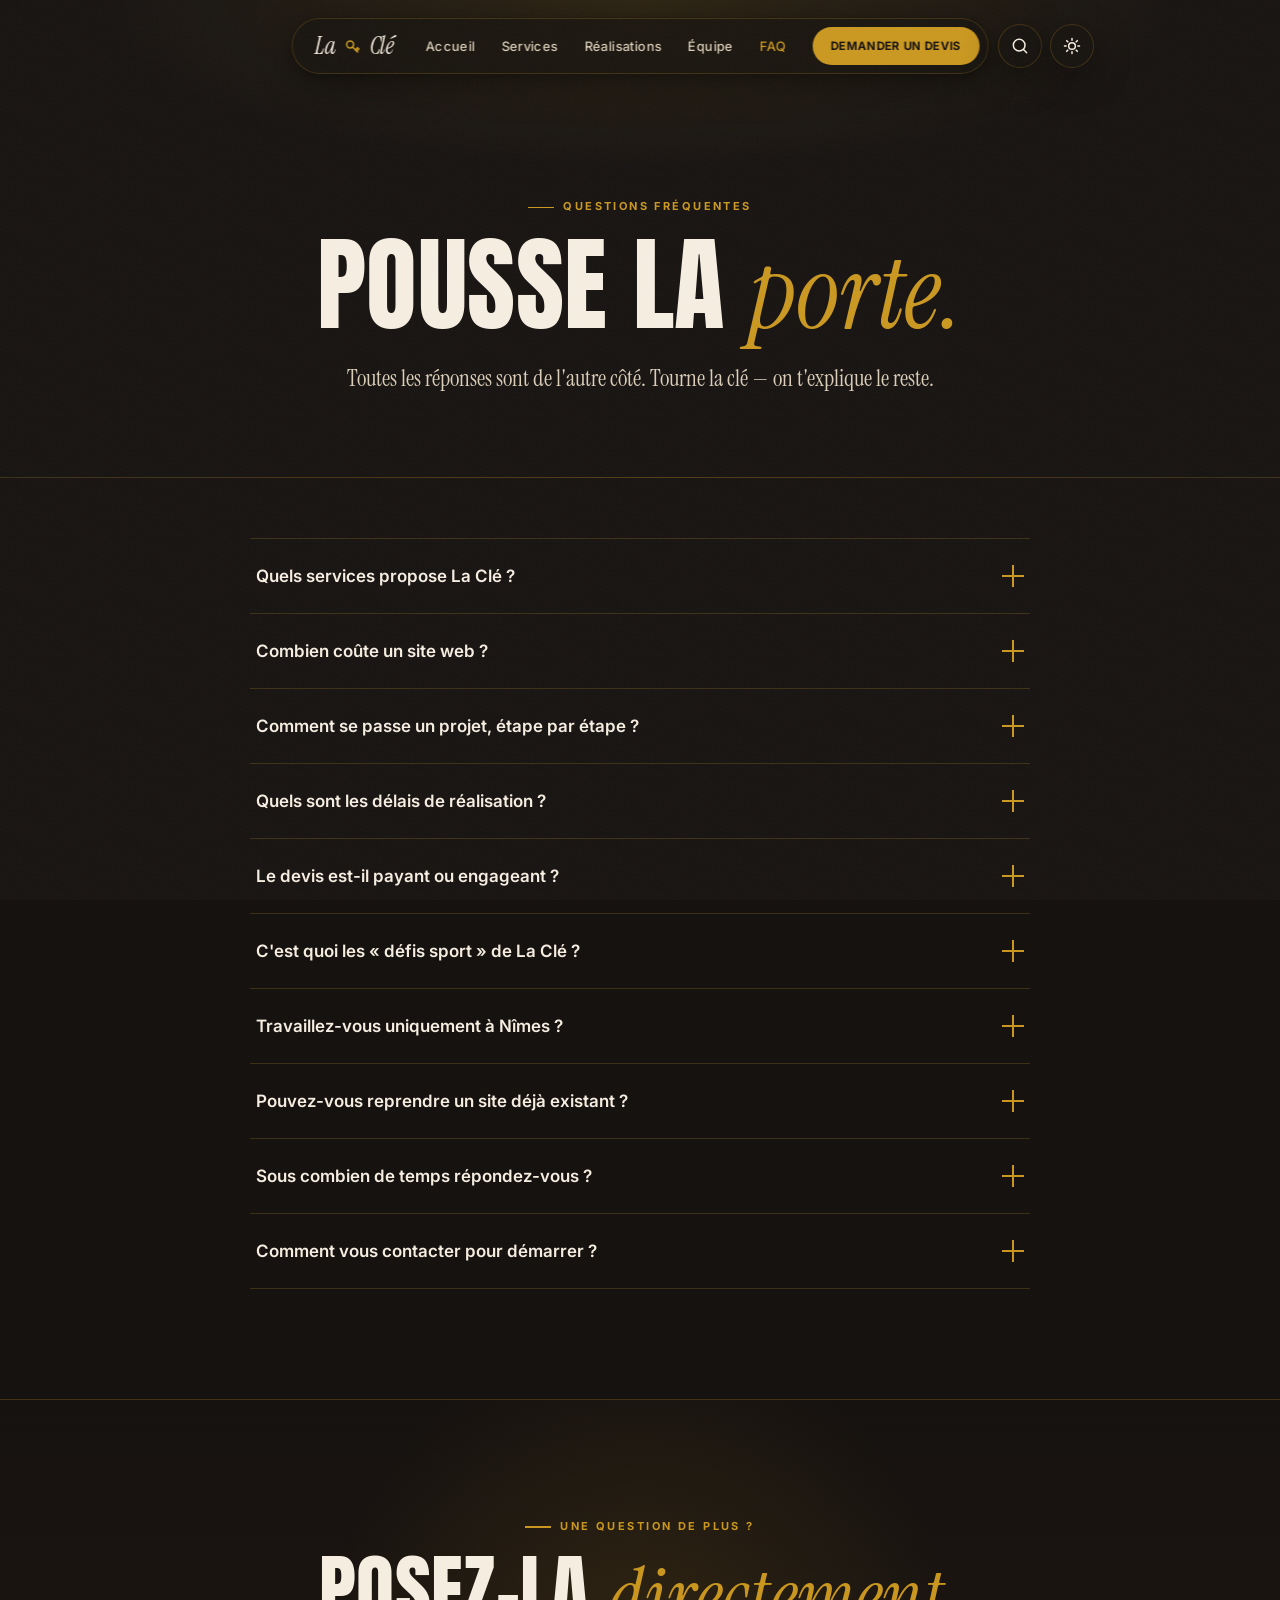
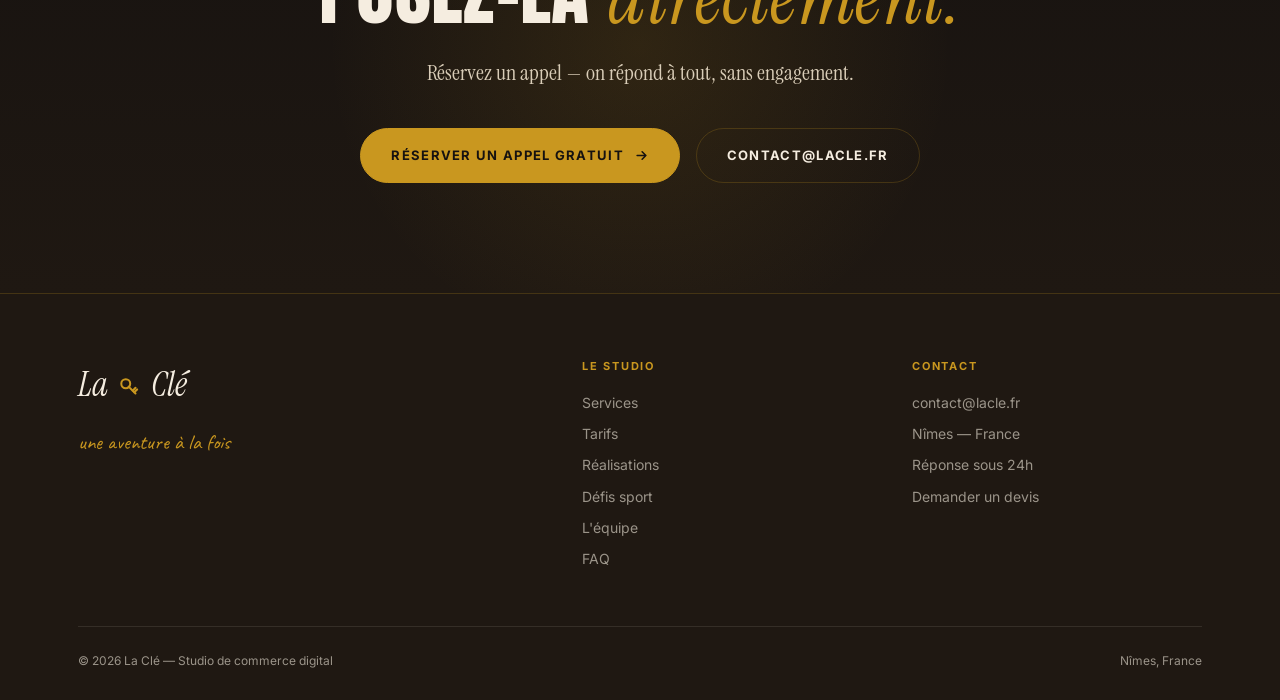
<file: lacle-refonte/faq.html>
<!DOCTYPE html>
<html lang="fr">
<head>
<meta charset="UTF-8" />
<meta name="viewport" content="width=device-width, initial-scale=1.0" />
<title>FAQ — Questions fréquentes | La Clé</title>
<meta name="description" content="Toutes les réponses sur le studio La Clé : services, tarifs, déroulé d'un projet, délais et devis. Tournez la clé, on vous explique le reste." />
<meta name="author" content="La Clé" />
<meta name="theme-color" content="#161210" />
<link rel="canonical" href="https://lacle.fr/faq.html" />
<link rel="icon" type="image/svg+xml" href="assets/favicon.svg" />
<meta property="og:type" content="website" />
<meta property="og:site_name" content="La Clé" />
<meta property="og:locale" content="fr_FR" />
<meta property="og:title" content="FAQ — Questions fréquentes | La Clé" />
<meta property="og:description" content="Toutes les réponses sur le studio La Clé." />
<meta property="og:url" content="https://lacle.fr/faq.html" />
<meta property="og:image" content="https://lacle.fr/assets/og-image.jpg" />
<meta property="og:image:width" content="1200" />
<meta property="og:image:height" content="630" />
<meta name="twitter:card" content="summary_large_image" />
<meta name="twitter:title" content="FAQ — Questions fréquentes | La Clé" />
<meta name="twitter:description" content="Toutes les réponses sur le studio La Clé." />
<meta name="twitter:image" content="https://lacle.fr/assets/og-image.jpg" />
<script>
(function(){var t;try{t=localStorage.getItem('lacle-theme');}catch(e){}if(!t){var d=new Date(),h=d.getHours()+d.getMinutes()/60,m=d.getMonth();var r=[8,7,7,7,6,6,6,7,7,8,7,8][m],s=[17,18,19,20,21,21,21,21,20,19,17,17][m];t=(h>=r&&h<s)?'day':'night';}if(t==='night')document.documentElement.classList.add('theme-night');})();
</script>
<link rel="preconnect" href="https://fonts.googleapis.com" />
<link rel="preconnect" href="https://fonts.gstatic.com" crossorigin />
<link href="https://fonts.googleapis.com/css2?family=Anton&family=Caveat:wght@500;600;700&family=Inter:wght@300;400;500;600;700&family=Instrument+Serif:ital@0;1&display=swap" rel="stylesheet" />
<link rel="stylesheet" href="assets/style.css" />
<style>
  .sec { padding: 60px 0 110px; }
  .faq-wrap { max-width: 780px; margin: 0 auto; }
  .faq-item { border-bottom: 1px solid var(--line); }
  .faq-item:first-child { border-top: 1px solid var(--line); }
  .faq-q {
    width: 100%; background: none; border: none; cursor: pointer;
    text-align: left;
    display: flex; justify-content: space-between; align-items: center;
    gap: 20px; padding: 26px 6px;
    font-family: var(--sans); font-size: 17px;
    font-weight: 600; color: var(--cream);
    transition: color .2s;
  }
  .faq-q:hover { color: var(--gold); }
  .faq-q .pm { flex-shrink: 0; width: 22px; height: 22px; position: relative; }
  .faq-q .pm::before, .faq-q .pm::after {
    content: ""; position: absolute; background: var(--gold);
    transition: transform .3s var(--ease);
  }
  .faq-q .pm::before {
    left: 0; top: 50%; width: 100%; height: 2px; transform: translateY(-50%);
  }
  .faq-q .pm::after {
    left: 50%; top: 0; width: 2px; height: 100%; transform: translateX(-50%);
  }
  .faq-item.open .pm::after { transform: translateX(-50%) scaleY(0); }
  .faq-a { max-height: 0; overflow: hidden; transition: max-height .4s var(--ease); }
  .faq-a p {
    padding: 0 6px 28px;
    font-size: 14.5px; color: var(--text-mute); line-height: 1.75;
  }
</style>
</head>
<body>

<nav class="nav">
  <a href="index.html" class="nav-logo">
    La
    <svg viewBox="0 0 64 64" xmlns="http://www.w3.org/2000/svg" aria-hidden="true">
      <g fill="none" stroke="#c9971f" stroke-width="5" stroke-linecap="round">
        <circle cx="24" cy="24" r="11"/><path d="M31 31 L48 48"/>
        <path d="M41 41 L48 34 M45 45 L52 38"/>
      </g>
    </svg>
    Clé
  </a>
  <ul class="nav-links">
    <li><a href="index.html">Accueil</a></li>
    <li><a href="services.html">Services</a></li>
    <li><a href="realisations.html">Réalisations</a></li>
    <li><a href="equipe.html">Équipe</a></li>
    <li><a href="faq.html" class="active">FAQ</a></li>
    <li><a href="index.html#contact" class="nav-cta">Demander un devis</a></li>
  </ul>
  <button class="nav-burger" aria-label="Menu"><span></span><span></span><span></span></button>
</nav>
<button class="nav-btn search-toggle" type="button" aria-label="Rechercher" title="Rechercher (⌘K)">
  <svg viewBox="0 0 24 24" fill="none" aria-hidden="true">
    <circle cx="11" cy="11" r="7" stroke="currentColor" stroke-width="1.8"/>
    <path d="M20 20l-3.5-3.5" stroke="currentColor" stroke-width="1.8" stroke-linecap="round"/>
  </svg>
</button>
<button class="nav-btn theme-toggle" type="button" aria-label="Basculer mode jour / nuit">
  <svg class="icon-moon" viewBox="0 0 24 24" fill="none" aria-hidden="true">
    <path d="M21 12.79A9 9 0 1111.21 3a7 7 0 009.79 9.79z" stroke="currentColor" stroke-width="1.8" stroke-linecap="round" stroke-linejoin="round"/>
  </svg>
  <svg class="icon-sun" viewBox="0 0 24 24" fill="none" aria-hidden="true">
    <circle cx="12" cy="12" r="4" stroke="currentColor" stroke-width="1.8"/>
    <path d="M12 3v2M12 19v2M3 12h2M19 12h2M5.6 5.6l1.4 1.4M17 17l1.4 1.4M5.6 18.4L7 17M17 7l1.4-1.4" stroke="currentColor" stroke-width="1.8" stroke-linecap="round"/>
  </svg>
</button>

<section class="page-hero">
  <div class="wrap">
    <span class="eyebrow">Questions fréquentes</span>
    <h1 class="h-display">Pousse la <span class="serif-accent">porte.</span></h1>
    <p>Toutes les réponses sont de l'autre côté. Tourne la clé —
       on t'explique le reste.</p>
  </div>
</section>

<section class="sec">
  <div class="wrap">
    <div class="faq-wrap reveal">

      <div class="faq-item">
        <button class="faq-q">Quels services propose La Clé ?<span class="pm"></span></button>
        <div class="faq-a"><p>La Clé est un studio de commerce digital basé à Nîmes. On crée des sites web, du contenu visuel et vidéo, des flyers et des supports de communication, ainsi que des outils logiciels sur mesure. L'idée : réunir au même endroit tout ce dont une activité a besoin pour exister en ligne et attirer des clients.</p></div>
      </div>

      <div class="faq-item">
        <button class="faq-q">Combien coûte un site web ?<span class="pm"></span></button>
        <div class="faq-a"><p>Le prix dépend du projet : une vitrine simple n'a pas le même budget qu'une plateforme avec réservation ou espace client. Plutôt que d'afficher un tarif unique, on établit un devis clair et détaillé après un premier échange. Aucun engagement : tu reçois le chiffrage, tu décides ensuite.</p></div>
      </div>

      <div class="faq-item">
        <button class="faq-q">Comment se passe un projet, étape par étape ?<span class="pm"></span></button>
        <div class="faq-a"><p>On commence par un brief pour comprendre ton besoin. On te renvoie ensuite un devis et un planning. La réalisation se fait par étapes (livraison phasée) pour que tu voies le projet avancer et que tu puisses réagir au fur et à mesure. À la fin, on livre, on met en ligne, et on reste joignables.</p></div>
      </div>

      <div class="faq-item">
        <button class="faq-q">Quels sont les délais de réalisation ?<span class="pm"></span></button>
        <div class="faq-a"><p>Tout dépend de l'ampleur du projet, mais on travaille vite et par étapes. Un support visuel ou un flyer se livre en quelques jours ; un site web complet demande davantage de temps. On annonce le planning dès le devis, pour que tu saches à quoi t'attendre.</p></div>
      </div>

      <div class="faq-item">
        <button class="faq-q">Le devis est-il payant ou engageant ?<span class="pm"></span></button>
        <div class="faq-a"><p>Non. Le devis est gratuit et sans engagement. On chiffre clairement, on présente le projet — et si le feeling n'y est pas, tu n'es obligé à rien. On préfère un brief honnête et une décision libre.</p></div>
      </div>

      <div class="faq-item">
        <button class="faq-q">C'est quoi les « défis sport » de La Clé ?<span class="pm"></span></button>
        <div class="faq-a"><p>Les défis sport, c'est notre façon de faire vivre la marque autrement : des challenges sportifs qui deviennent du contenu visuel et publicitaire. C'est une partie de notre identité — tu peux retrouver le détail sur la page Défis du site.</p></div>
      </div>

      <div class="faq-item">
        <button class="faq-q">Travaillez-vous uniquement à Nîmes ?<span class="pm"></span></button>
        <div class="faq-a"><p>La Clé est basée à Nîmes, mais une grande partie du travail (sites web, visuels, échanges) se fait à distance. On peut donc accompagner des projets ailleurs en France sans souci. Pour la vidéo ou les tournages, on en discute selon le lieu.</p></div>
      </div>

      <div class="faq-item">
        <button class="faq-q">Pouvez-vous reprendre un site déjà existant ?<span class="pm"></span></button>
        <div class="faq-a"><p>Oui. On peut refondre, moderniser ou faire évoluer un site déjà en place, comme repartir d'une page blanche. Le mieux est de nous montrer l'existant lors du premier échange pour qu'on évalue ce qui est le plus pertinent.</p></div>
      </div>

      <div class="faq-item">
        <button class="faq-q">Sous combien de temps répondez-vous ?<span class="pm"></span></button>
        <div class="faq-a"><p>On répond généralement sous 24 heures ouvrées. Le plus simple pour démarrer : réserver un appel ou nous écrire à contact@lacle.fr. Un échange direct, c'est toujours mieux.</p></div>
      </div>

      <div class="faq-item">
        <button class="faq-q">Comment vous contacter pour démarrer ?<span class="pm"></span></button>
        <div class="faq-a"><p>Le plus simple : réserver un appel gratuit depuis n'importe quelle page du site, ou nous écrire directement à contact@lacle.fr. Un projet, une idée, ou même un brief encore flou — on part de là.</p></div>
      </div>

    </div>
  </div>
</section>

<section class="cta-banner">
  <div class="inner wrap">
    <span class="eyebrow reveal" style="margin-bottom:18px;">Une question de plus ?</span>
    <h2 class="h-display reveal" data-d="1">Posez-la <span class="serif-accent">directement.</span></h2>
    <p class="reveal" data-d="2">Réservez un appel — on répond à tout, sans engagement.</p>
    <div class="reveal" data-d="3" style="display:flex;gap:16px;justify-content:center;flex-wrap:wrap;">
      <a href="https://calendly.com/" target="_blank" rel="noopener" class="btn btn-primary">
        Réserver un appel gratuit
        <svg viewBox="0 0 24 24" fill="none"><path d="M5 12h14M13 6l6 6-6 6" stroke="currentColor" stroke-width="2.5" stroke-linecap="round" stroke-linejoin="round"/></svg>
      </a>
      <a href="mailto:contact@lacle.fr" class="btn btn-ghost">contact@lacle.fr</a>
    </div>
  </div>
</section>

<footer class="footer">
  <div class="wrap">
    <div class="footer-grid">
      <div>
        <div class="footer-logo">
          La
          <svg viewBox="0 0 64 64" xmlns="http://www.w3.org/2000/svg" aria-hidden="true">
            <g fill="none" stroke="#c9971f" stroke-width="5" stroke-linecap="round">
              <circle cx="24" cy="24" r="11"/><path d="M31 31 L48 48"/>
              <path d="M41 41 L48 34 M45 45 L52 38"/>
            </g>
          </svg>
          Clé
        </div>
        <p class="footer-tag">une aventure à la fois</p>
      </div>
      <div class="footer-col">
        <h4>Le studio</h4>
        <a href="services.html">Services</a>
        <a href="services.html#tarifs">Tarifs</a>
        <a href="realisations.html">Réalisations</a>
        <a href="defis.html">Défis sport</a>
        <a href="equipe.html">L'équipe</a>
        <a href="faq.html">FAQ</a>
      </div>
      <div class="footer-col">
        <h4>Contact</h4>
        <a href="mailto:contact@lacle.fr">contact@lacle.fr</a>
        <p>Nîmes — France</p>
        <p>Réponse sous 24h</p>
        <a href="index.html#contact">Demander un devis</a>
      </div>
    </div>
    <div class="footer-bottom">
      <span>© 2026 La Clé — Studio de commerce digital</span>
      <span>Nîmes, France</span>
    </div>
  </div>
</footer>

<script src="assets/main.js"></script>
<script>
  document.querySelectorAll('.faq-q').forEach(function (q) {
    q.addEventListener('click', function () {
      var item = q.parentElement;
      var a = q.nextElementSibling;
      var open = item.classList.contains('open');
      document.querySelectorAll('.faq-item.open').forEach(function (it) {
        it.classList.remove('open');
        it.querySelector('.faq-a').style.maxHeight = null;
      });
      if (!open) {
        item.classList.add('open');
        a.style.maxHeight = a.scrollHeight + 'px';
      }
    });
  });
</script>
</body>
</html>
</file>
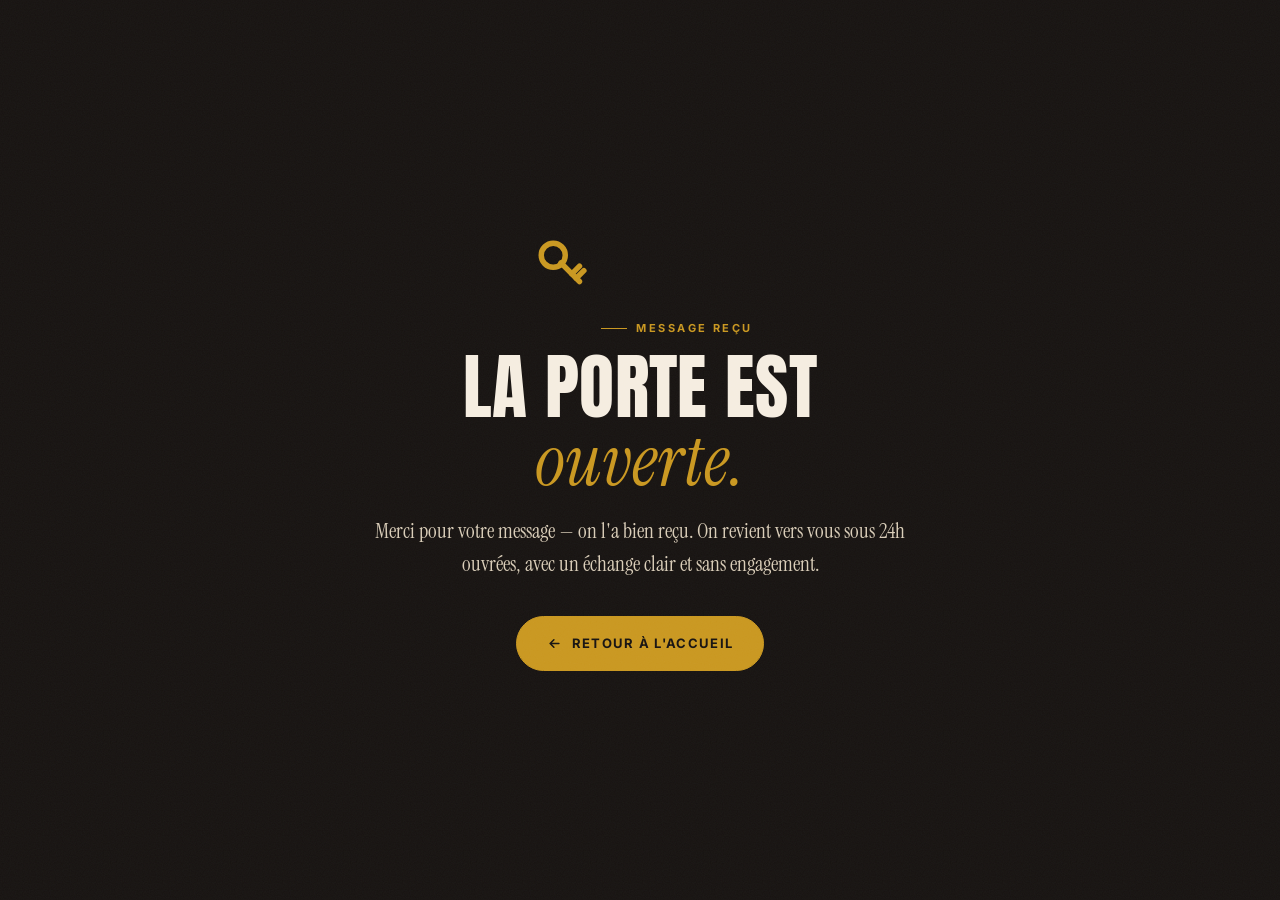
<file: lacle-refonte/merci.html>
<!DOCTYPE html>
<html lang="fr">
<head>
<meta charset="UTF-8" />
<meta name="viewport" content="width=device-width, initial-scale=1.0" />
<title>Message envoyé — Merci ! | La Clé</title>
<meta name="description" content="Votre message a bien été envoyé à La Clé. On vous répond sous 24h ouvrées." />
<meta name="robots" content="noindex" />
<meta name="theme-color" content="#161210" />
<link rel="icon" type="image/svg+xml" href="assets/favicon.svg" />
<script>
(function(){var t;try{t=localStorage.getItem('lacle-theme');}catch(e){}if(!t){var d=new Date(),h=d.getHours()+d.getMinutes()/60,m=d.getMonth();var r=[8,7,7,7,6,6,6,7,7,8,7,8][m],s=[17,18,19,20,21,21,21,21,20,19,17,17][m];t=(h>=r&&h<s)?'day':'night';}if(t==='night')document.documentElement.classList.add('theme-night');})();
</script>
<link rel="preconnect" href="https://fonts.googleapis.com" />
<link rel="preconnect" href="https://fonts.gstatic.com" crossorigin />
<link href="https://fonts.googleapis.com/css2?family=Anton&family=Caveat:wght@500;600;700&family=Inter:wght@300;400;500;600&family=Instrument+Serif:ital@0;1&display=swap" rel="stylesheet" />
<link rel="stylesheet" href="assets/style.css" />
<style>
  body { display: flex; align-items: center; justify-content: center;
         min-height: 100svh; text-align: center; padding: 32px; }
  .merci { max-width: 540px; }
  .merci .key { width: 70px; height: 70px; margin: 0 auto 30px; }
  .merci h1 { font-size: clamp(40px, 8vw, 72px); margin: 16px 0 20px; }
  .merci p {
    font-family: var(--serif); font-size: clamp(17px, 3vw, 21px);
    color: var(--cream-soft); margin-bottom: 34px;
  }
</style>
</head>
<body>
  <div class="merci">
    <svg class="key" viewBox="0 0 64 64" xmlns="http://www.w3.org/2000/svg" aria-hidden="true">
      <g fill="none" stroke="#c9971f" stroke-width="5" stroke-linecap="round">
        <circle cx="24" cy="24" r="11"/><path d="M31 31 L48 48"/>
        <path d="M41 41 L48 34 M45 45 L52 38"/>
      </g>
    </svg>
    <span class="eyebrow">Message reçu</span>
    <h1 class="h-display">La porte est <span class="serif-accent">ouverte.</span></h1>
    <p>Merci pour votre message — on l'a bien reçu. On revient vers vous
       sous 24h ouvrées, avec un échange clair et sans engagement.</p>
    <a href="index.html" class="btn btn-primary">
      <svg viewBox="0 0 24 24" fill="none"><path d="M19 12H5M11 18l-6-6 6-6" stroke="currentColor" stroke-width="2.5" stroke-linecap="round" stroke-linejoin="round"/></svg>
      Retour à l'accueil
    </a>
  </div>
</body>
</html>
</file>
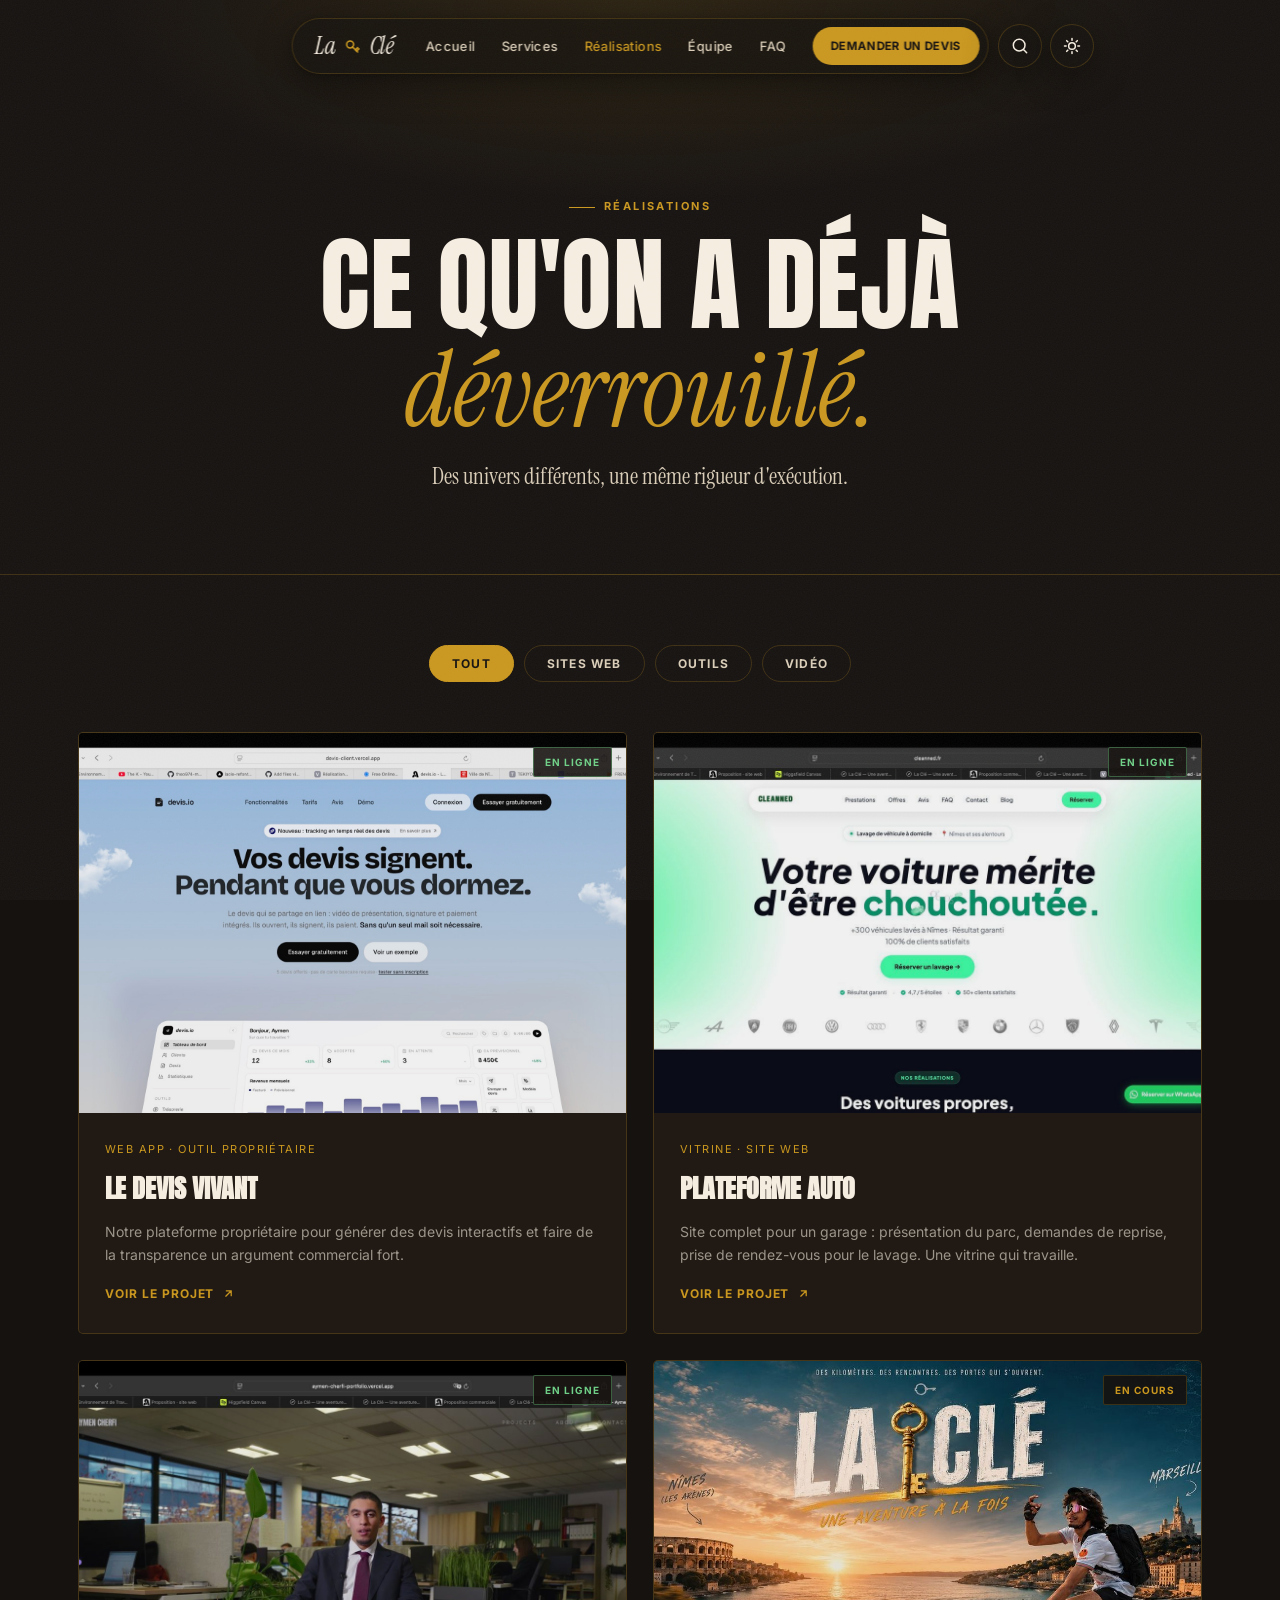
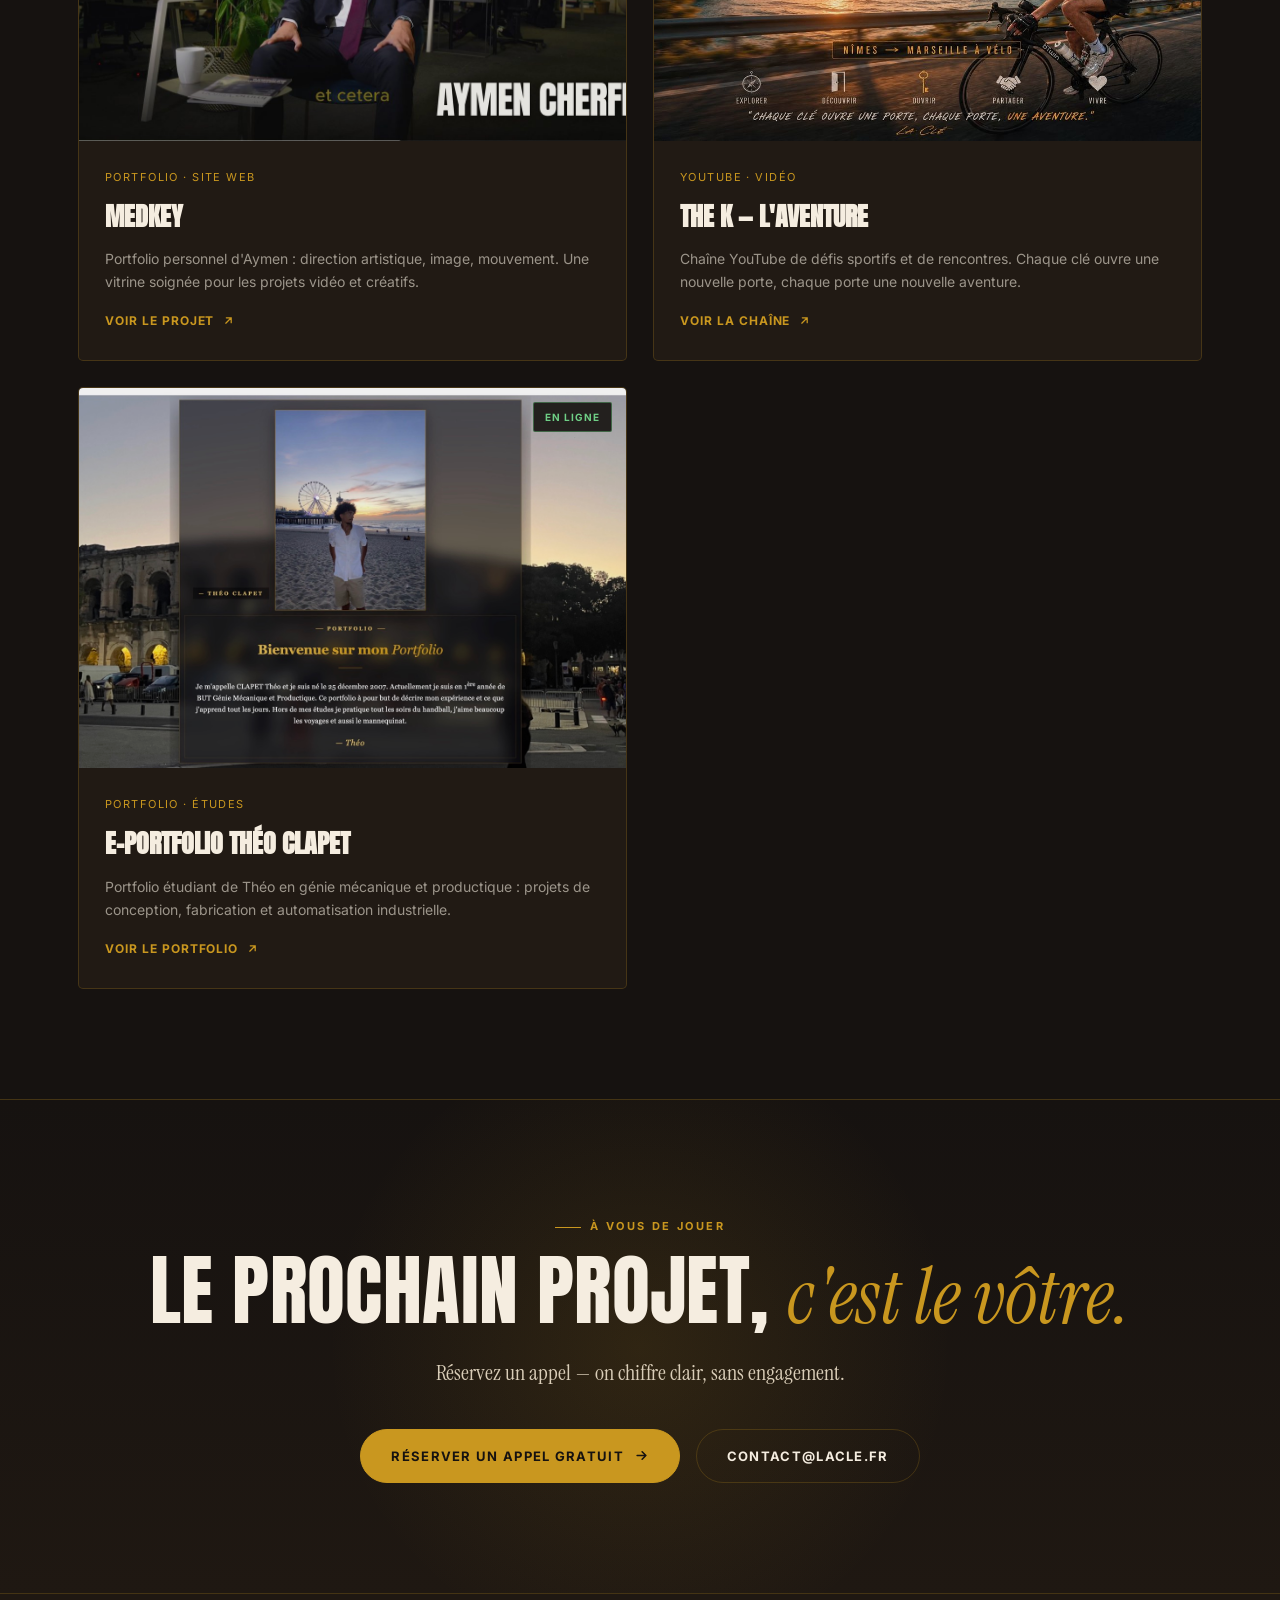
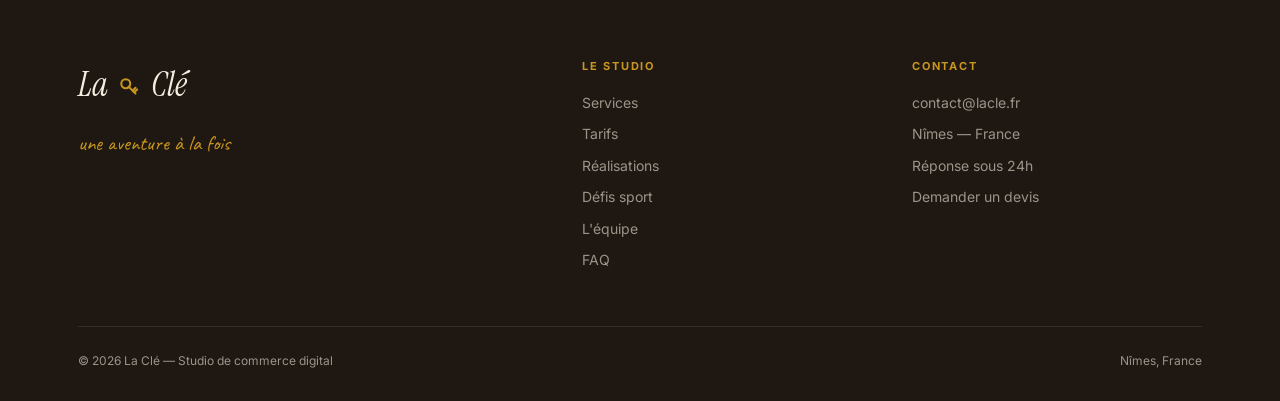
<file: lacle-refonte/realisations.html>
<!DOCTYPE html>
<html lang="fr">
<head>
<meta charset="UTF-8" />
<meta name="viewport" content="width=device-width, initial-scale=1.0" />
<title>Réalisations — Nos projets | La Clé</title>
<meta name="description" content="Découvrez les projets réalisés par La Clé : le devis vivant, une plateforme automobile, le portfolio MEDKEY, la chaîne de défis The K et l'e-portfolio de Théo Clapet en génie mécanique." />
<meta name="author" content="La Clé" />
<meta name="theme-color" content="#161210" />
<link rel="canonical" href="https://lacle.fr/realisations.html" />
<link rel="icon" type="image/svg+xml" href="assets/favicon.svg" />
<meta property="og:type" content="website" />
<meta property="og:site_name" content="La Clé" />
<meta property="og:locale" content="fr_FR" />
<meta property="og:title" content="Réalisations — Nos projets | La Clé" />
<meta property="og:description" content="Les projets réalisés par le studio La Clé." />
<meta property="og:url" content="https://lacle.fr/realisations.html" />
<meta property="og:image" content="https://lacle.fr/assets/og-image.jpg" />
<meta property="og:image:width" content="1200" />
<meta property="og:image:height" content="630" />
<meta name="twitter:card" content="summary_large_image" />
<meta name="twitter:title" content="Réalisations — Nos projets | La Clé" />
<meta name="twitter:description" content="Les projets réalisés par le studio La Clé." />
<meta name="twitter:image" content="https://lacle.fr/assets/og-image.jpg" />
<script>
(function(){var t;try{t=localStorage.getItem('lacle-theme');}catch(e){}if(!t){var d=new Date(),h=d.getHours()+d.getMinutes()/60,m=d.getMonth();var r=[8,7,7,7,6,6,6,7,7,8,7,8][m],s=[17,18,19,20,21,21,21,21,20,19,17,17][m];t=(h>=r&&h<s)?'day':'night';}if(t==='night')document.documentElement.classList.add('theme-night');})();
</script>
<link rel="preconnect" href="https://fonts.googleapis.com" />
<link rel="preconnect" href="https://fonts.gstatic.com" crossorigin />
<link href="https://fonts.googleapis.com/css2?family=Anton&family=Caveat:wght@500;600;700&family=Inter:wght@300;400;500;600;700&family=Instrument+Serif:ital@0;1&display=swap" rel="stylesheet" />
<link rel="stylesheet" href="assets/style.css" />
<style>
  .sec { padding: 70px 0 110px; }

  /* filtres */
  .filters {
    display: flex; justify-content: center; gap: 10px;
    flex-wrap: wrap; margin-bottom: 50px;
  }
  .filter-btn {
    font-family: var(--sans);
    font-size: 12px; font-weight: 700;
    text-transform: uppercase; letter-spacing: 0.1em;
    color: var(--cream-soft);
    background: transparent;
    border: 1.5px solid var(--line);
    border-radius: 999px;
    padding: 10px 22px; cursor: pointer;
    transition: all .22s var(--ease);
  }
  .filter-btn:hover { border-color: var(--gold); color: var(--gold); }
  .filter-btn.active {
    background: var(--gold); color: var(--on-gold);
    border-color: var(--gold);
  }

  /* grille projets */
  .proj-grid {
    display: grid; grid-template-columns: repeat(2, 1fr);
    gap: 26px;
  }
  .proj {
    background: var(--ink-card);
    border: 1px solid var(--line);
    border-radius: 5px; overflow: hidden;
    transition: transform .35s var(--ease), box-shadow .35s, opacity .3s;
    display: flex; flex-direction: column;
  }
  .proj:hover {
    transform: translateY(-7px);
    box-shadow: 0 24px 50px rgba(28,22,18,0.12), 0 2px 8px rgba(28,22,18,0.05);
  }
  .proj.hide { display: none; }
  /* ===== aperçu défilant — la home du site se déroule au hover ===== */
  .proj-img {
    --img-h: 380px;
    position: relative;
    height: var(--img-h);
    overflow: hidden;
    background: var(--ink-soft);
  }
  .proj-img img {
    width: 100%;
    height: auto;
    min-height: 100%;
    object-fit: cover;
    object-position: top center;
    display: block;
    transition: transform 7s cubic-bezier(.42, 0, .58, 1),
                filter .35s ease;
    filter: brightness(.94);
  }
  /* au hover : l'image scrolle vers le haut pour révéler la suite de la page d'accueil */
  .proj:hover .proj-img img {
    filter: brightness(1);
    transform: translateY(calc(var(--img-h) - 100%));
  }
  /* indicateur subtil "défile au survol" en bas-droite */
  .proj-img::after {
    content: "Défile au survol →";
    position: absolute; bottom: 12px; right: 14px;
    font-size: 10px; font-weight: 700;
    text-transform: uppercase; letter-spacing: 0.1em;
    color: var(--on-dark);
    padding: 5px 10px; border-radius: 999px;
    background: rgba(22,18,16,0.65);
    backdrop-filter: blur(6px);
    -webkit-backdrop-filter: blur(6px);
    opacity: 0; transform: translateY(4px);
    transition: opacity .25s, transform .25s;
    pointer-events: none;
    z-index: 2;
  }
  .proj:hover .proj-img::after {
    opacity: 1; transform: translateY(0);
  }
  @media (max-width: 760px) {
    .proj-img { --img-h: 260px; }
    .proj-img::after { display: none; }
  }
  /* === appareils sans hover (mobile / tablette) : auto-scroll en boucle === */
  @media (hover: none) {
    .proj-img img {
      animation: proj-auto-scroll 16s cubic-bezier(.45,.05,.55,.95) infinite alternate;
      transition: none;
    }
    .proj-img::after { display: none; }
  }
  @keyframes proj-auto-scroll {
    0%   { transform: translateY(0); }
    100% { transform: translateY(calc(var(--img-h) - 100%)); }
  }
  /* respecte prefers-reduced-motion */
  @media (prefers-reduced-motion: reduce) {
    .proj-img img { animation: none !important; transition: none !important; }
    .proj:hover .proj-img img { transform: none; }
  }
  .proj-status {
    position: absolute; top: 14px; right: 14px;
    font-size: 10px; font-weight: 700;
    text-transform: uppercase; letter-spacing: 0.1em;
    padding: 6px 11px; border-radius: 2px;
    background: rgba(22,18,16,0.9);
    border: 1px solid var(--line);
    color: var(--gold);
  }
  .proj-status.live { color: #6fcf86; border-color: rgba(111,207,134,0.4); }
  .proj-body { padding: 28px 26px 30px; flex: 1; display: flex; flex-direction: column; }
  .proj-cat {
    font-size: 11px; text-transform: uppercase;
    letter-spacing: 0.13em; color: var(--gold);
    margin-bottom: 9px;
  }
  .proj-body h3 {
    font-family: var(--display);
    font-size: 26px; text-transform: uppercase;
    margin-bottom: 10px;
  }
  .proj-body p {
    font-size: 14px; color: var(--text-mute);
    line-height: 1.65; flex: 1;
  }
  .proj-link {
    display: inline-flex; align-items: center; gap: 8px;
    margin-top: 18px;
    font-size: 12px; font-weight: 700;
    text-transform: uppercase; letter-spacing: 0.08em;
    color: var(--gold);
    transition: gap .2s var(--ease);
  }
  .proj-link:hover { gap: 14px; }
  .proj-link.disabled { color: var(--text-mute); pointer-events: none; }

  @media (max-width: 760px) {
    .proj-grid { grid-template-columns: 1fr; }
  }
</style>
</head>
<body>

<nav class="nav">
  <a href="index.html" class="nav-logo">
    La
    <svg viewBox="0 0 64 64" xmlns="http://www.w3.org/2000/svg" aria-hidden="true">
      <g fill="none" stroke="#c9971f" stroke-width="5" stroke-linecap="round">
        <circle cx="24" cy="24" r="11"/><path d="M31 31 L48 48"/>
        <path d="M41 41 L48 34 M45 45 L52 38"/>
      </g>
    </svg>
    Clé
  </a>
  <ul class="nav-links">
    <li><a href="index.html">Accueil</a></li>
    <li><a href="services.html">Services</a></li>
    <li><a href="realisations.html" class="active">Réalisations</a></li>
    <li><a href="equipe.html">Équipe</a></li>
    <li><a href="faq.html">FAQ</a></li>
    <li><a href="index.html#contact" class="nav-cta">Demander un devis</a></li>
  </ul>
  <button class="nav-burger" aria-label="Menu"><span></span><span></span><span></span></button>
</nav>
<button class="nav-btn search-toggle" type="button" aria-label="Rechercher" title="Rechercher (⌘K)">
  <svg viewBox="0 0 24 24" fill="none" aria-hidden="true">
    <circle cx="11" cy="11" r="7" stroke="currentColor" stroke-width="1.8"/>
    <path d="M20 20l-3.5-3.5" stroke="currentColor" stroke-width="1.8" stroke-linecap="round"/>
  </svg>
</button>
<button class="nav-btn theme-toggle" type="button" aria-label="Basculer mode jour / nuit">
  <svg class="icon-moon" viewBox="0 0 24 24" fill="none" aria-hidden="true">
    <path d="M21 12.79A9 9 0 1111.21 3a7 7 0 009.79 9.79z" stroke="currentColor" stroke-width="1.8" stroke-linecap="round" stroke-linejoin="round"/>
  </svg>
  <svg class="icon-sun" viewBox="0 0 24 24" fill="none" aria-hidden="true">
    <circle cx="12" cy="12" r="4" stroke="currentColor" stroke-width="1.8"/>
    <path d="M12 3v2M12 19v2M3 12h2M19 12h2M5.6 5.6l1.4 1.4M17 17l1.4 1.4M5.6 18.4L7 17M17 7l1.4-1.4" stroke="currentColor" stroke-width="1.8" stroke-linecap="round"/>
  </svg>
</button>

<section class="page-hero">
  <div class="wrap">
    <span class="eyebrow">Réalisations</span>
    <h1 class="h-display">Ce qu'on a déjà <span class="serif-accent">déverrouillé.</span></h1>
    <p>Des univers différents, une même rigueur d'exécution.</p>
  </div>
</section>

<section class="sec">
  <div class="wrap">

    <div class="filters reveal">
      <button class="filter-btn active" data-f="all">Tout</button>
      <button class="filter-btn" data-f="web">Sites web</button>
      <button class="filter-btn" data-f="outil">Outils</button>
      <button class="filter-btn" data-f="video">Vidéo</button>
    </div>

    <div class="proj-grid">

      <article class="proj reveal" data-cat="outil" data-d="1">
        <div class="proj-img">
          <img src="assets/realisations-00-new.jpg" alt="Le devis vivant" />
          <span class="proj-status live">En ligne</span>
        </div>
        <div class="proj-body">
          <div class="proj-cat">Web app · Outil propriétaire</div>
          <h3>Le devis vivant</h3>
          <p>Notre plateforme propriétaire pour générer des devis interactifs
             et faire de la transparence un argument commercial fort.</p>
          <a href="https://devis-client.vercel.app" target="_blank" rel="noopener" class="proj-link">
            Voir le projet
            <svg viewBox="0 0 24 24" width="13" height="13" fill="none"><path d="M7 17L17 7M17 7H8M17 7v9" stroke="currentColor" stroke-width="2.3" stroke-linecap="round" stroke-linejoin="round"/></svg>
          </a>
        </div>
      </article>

      <article class="proj reveal" data-cat="web" data-d="2">
        <div class="proj-img">
          <img src="assets/realisations-01-111749c289.jpg" alt="Plateforme automobile" />
          <span class="proj-status live">En ligne</span>
        </div>
        <div class="proj-body">
          <div class="proj-cat">Vitrine · Site web</div>
          <h3>Plateforme auto</h3>
          <p>Site complet pour un garage : présentation du parc, demandes de
             reprise, prise de rendez-vous pour le lavage. Une vitrine qui travaille.</p>
          <a href="https://cleanned.fr" target="_blank" rel="noopener" class="proj-link">
            Voir le projet
            <svg viewBox="0 0 24 24" width="13" height="13" fill="none"><path d="M7 17L17 7M17 7H8M17 7v9" stroke="currentColor" stroke-width="2.3" stroke-linecap="round" stroke-linejoin="round"/></svg>
          </a>
        </div>
      </article>

      <article class="proj reveal" data-cat="web" data-d="3">
        <div class="proj-img">
          <img src="assets/realisations-02-c8d3119f17.jpg" alt="MEDKEY — portfolio Aymen Cherfi" />
          <span class="proj-status live">En ligne</span>
        </div>
        <div class="proj-body">
          <div class="proj-cat">Portfolio · Site web</div>
          <h3>MEDKEY</h3>
          <p>Portfolio personnel d'Aymen : direction artistique, image, mouvement.
             Une vitrine soignée pour les projets vidéo et créatifs.</p>
          <a href="https://aymen-cherfi-portfolio.vercel.app" target="_blank" rel="noopener" class="proj-link">
            Voir le projet
            <svg viewBox="0 0 24 24" width="13" height="13" fill="none"><path d="M7 17L17 7M17 7H8M17 7v9" stroke="currentColor" stroke-width="2.3" stroke-linecap="round" stroke-linejoin="round"/></svg>
          </a>
        </div>
      </article>

      <article class="proj reveal" data-cat="video" data-d="4">
        <div class="proj-img">
          <img src="assets/realisations-03-5e6bb2be92.jpg" alt="The K — chaîne YouTube de défis" />
          <span class="proj-status">En cours</span>
        </div>
        <div class="proj-body">
          <div class="proj-cat">YouTube · Vidéo</div>
          <h3>The K — l'aventure</h3>
          <p>Chaîne YouTube de défis sportifs et de rencontres. Chaque clé ouvre
             une nouvelle porte, chaque porte une nouvelle aventure.</p>
          <a href="https://www.youtube.com/channel/UCWs4CnHRr5wrAAxjyaevR0Q" target="_blank" rel="noopener" class="proj-link">
            Voir la chaîne
            <svg viewBox="0 0 24 24" width="13" height="13" fill="none"><path d="M7 17L17 7M17 7H8M17 7v9" stroke="currentColor" stroke-width="2.3" stroke-linecap="round" stroke-linejoin="round"/></svg>
          </a>
        </div>
      </article>

      <article class="proj reveal" data-cat="web" data-d="5">
        <div class="proj-img">
          <img src="assets/realisations-04-theo.jpg" alt="Portfolio Théo Clapet — génie mécanique & productique" />
          <span class="proj-status live">En ligne</span>
        </div>
        <div class="proj-body">
          <div class="proj-cat">Portfolio · Études</div>
          <h3>e-Portfolio Théo Clapet</h3>
          <p>Portfolio étudiant de Théo en génie mécanique et productique :
             projets de conception, fabrication et automatisation industrielle.</p>
          <a href="https://sites.google.com/view/eportfolioclapettheo/accueil" target="_blank" rel="noopener" class="proj-link">
            Voir le portfolio
            <svg viewBox="0 0 24 24" width="13" height="13" fill="none"><path d="M7 17L17 7M17 7H8M17 7v9" stroke="currentColor" stroke-width="2.3" stroke-linecap="round" stroke-linejoin="round"/></svg>
          </a>
        </div>
      </article>

    </div>
  </div>
</section>

<section class="cta-banner">
  <div class="inner wrap">
    <span class="eyebrow reveal" style="margin-bottom:18px;">À vous de jouer</span>
    <h2 class="h-display reveal" data-d="1">Le prochain projet, <span class="serif-accent">c'est le vôtre.</span></h2>
    <p class="reveal" data-d="2">Réservez un appel — on chiffre clair, sans engagement.</p>
    <div class="reveal" data-d="3" style="display:flex;gap:16px;justify-content:center;flex-wrap:wrap;">
      <a href="https://calendly.com/" target="_blank" rel="noopener" class="btn btn-primary">
        Réserver un appel gratuit
        <svg viewBox="0 0 24 24" fill="none"><path d="M5 12h14M13 6l6 6-6 6" stroke="currentColor" stroke-width="2.5" stroke-linecap="round" stroke-linejoin="round"/></svg>
      </a>
      <a href="mailto:contact@lacle.fr" class="btn btn-ghost">contact@lacle.fr</a>
    </div>
  </div>
</section>

<footer class="footer">
  <div class="wrap">
    <div class="footer-grid">
      <div>
        <div class="footer-logo">
          La
          <svg viewBox="0 0 64 64" xmlns="http://www.w3.org/2000/svg" aria-hidden="true">
            <g fill="none" stroke="#c9971f" stroke-width="5" stroke-linecap="round">
              <circle cx="24" cy="24" r="11"/><path d="M31 31 L48 48"/>
              <path d="M41 41 L48 34 M45 45 L52 38"/>
            </g>
          </svg>
          Clé
        </div>
        <p class="footer-tag">une aventure à la fois</p>
      </div>
      <div class="footer-col">
        <h4>Le studio</h4>
        <a href="services.html">Services</a>
        <a href="services.html#tarifs">Tarifs</a>
        <a href="realisations.html">Réalisations</a>
        <a href="defis.html">Défis sport</a>
        <a href="equipe.html">L'équipe</a>
        <a href="faq.html">FAQ</a>
      </div>
      <div class="footer-col">
        <h4>Contact</h4>
        <a href="mailto:contact@lacle.fr">contact@lacle.fr</a>
        <p>Nîmes — France</p>
        <p>Réponse sous 24h</p>
        <a href="index.html#contact">Demander un devis</a>
      </div>
    </div>
    <div class="footer-bottom">
      <span>© 2026 La Clé — Studio de commerce digital</span>
      <span>Nîmes, France</span>
    </div>
  </div>
</footer>

<script src="assets/main.js"></script>
<script>
  // filtres réalisations
  var btns = document.querySelectorAll('.filter-btn');
  var projs = document.querySelectorAll('.proj');
  btns.forEach(function (btn) {
    btn.addEventListener('click', function () {
      btns.forEach(function (b) { b.classList.remove('active'); });
      btn.classList.add('active');
      var f = btn.dataset.f;
      projs.forEach(function (p) {
        var show = (f === 'all' || p.dataset.cat === f);
        p.classList.toggle('hide', !show);
      });
    });
  });
</script>
</body>
</html>
</file>
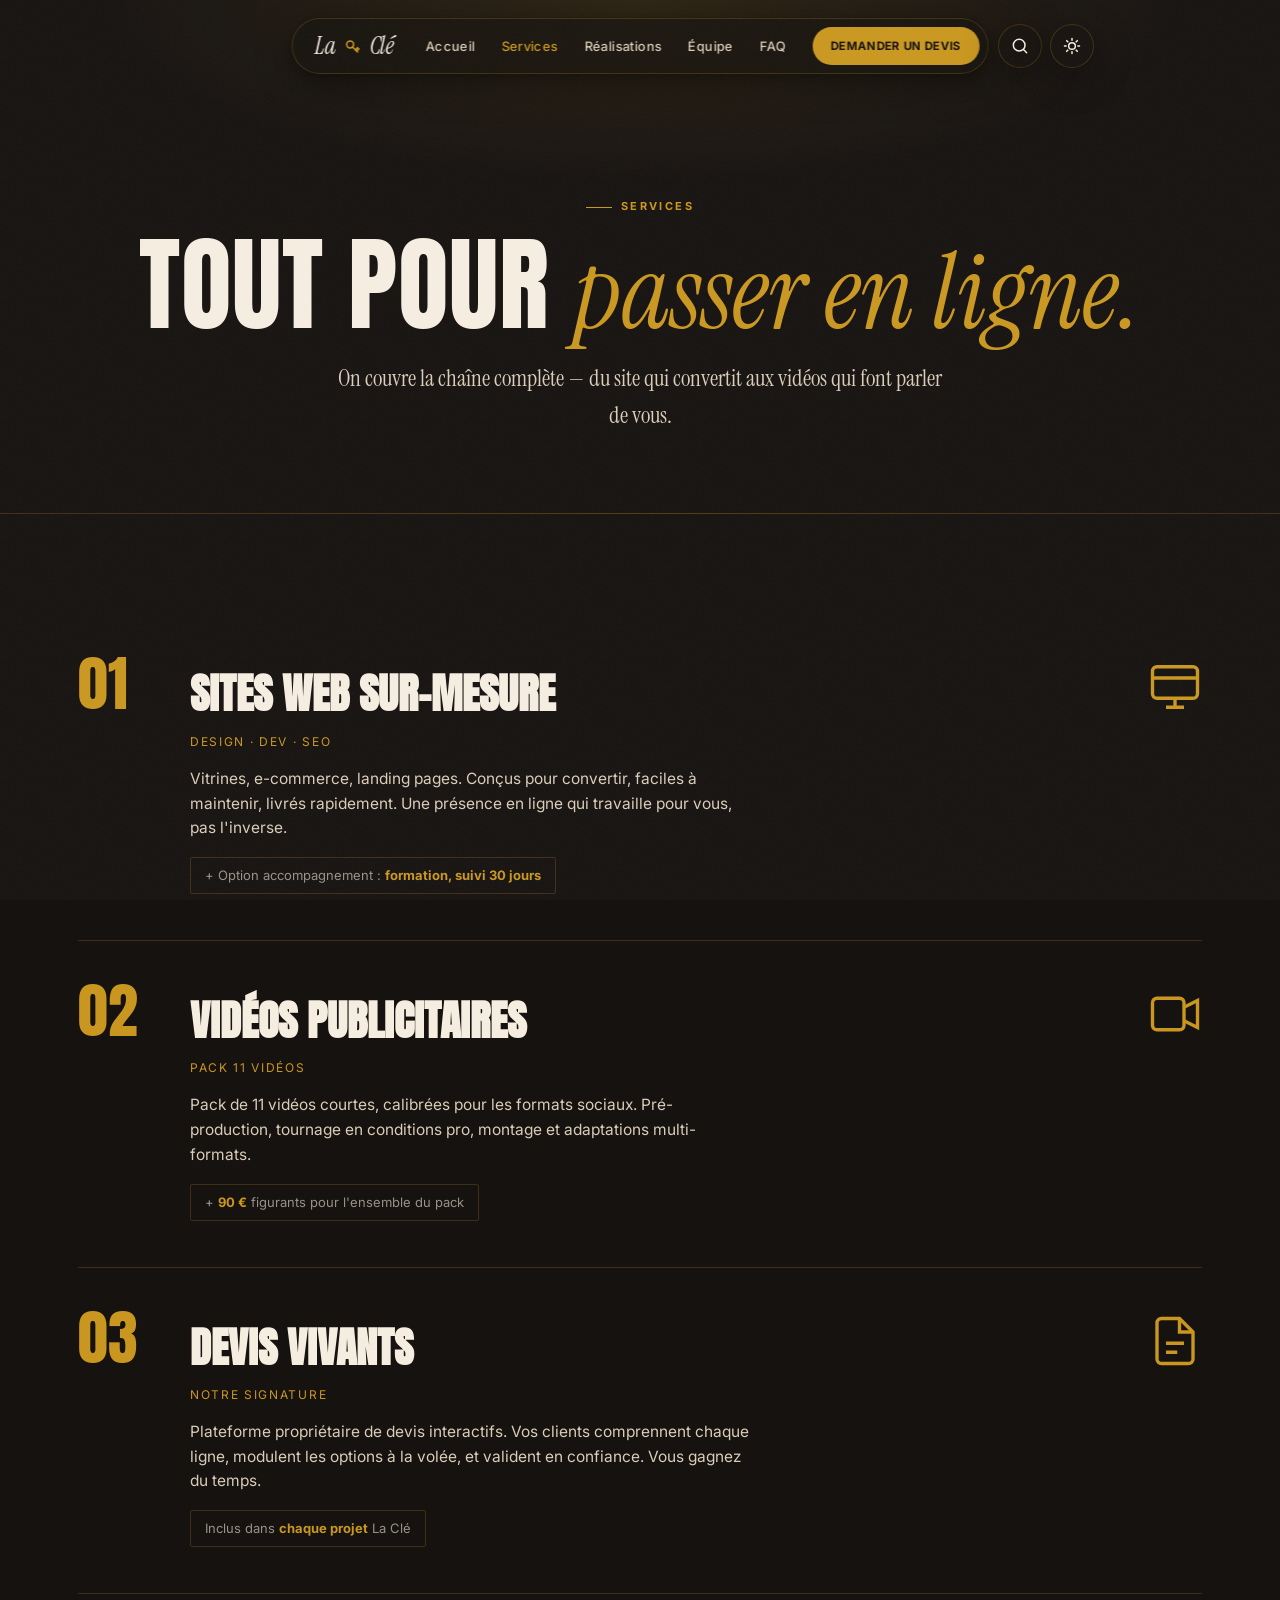
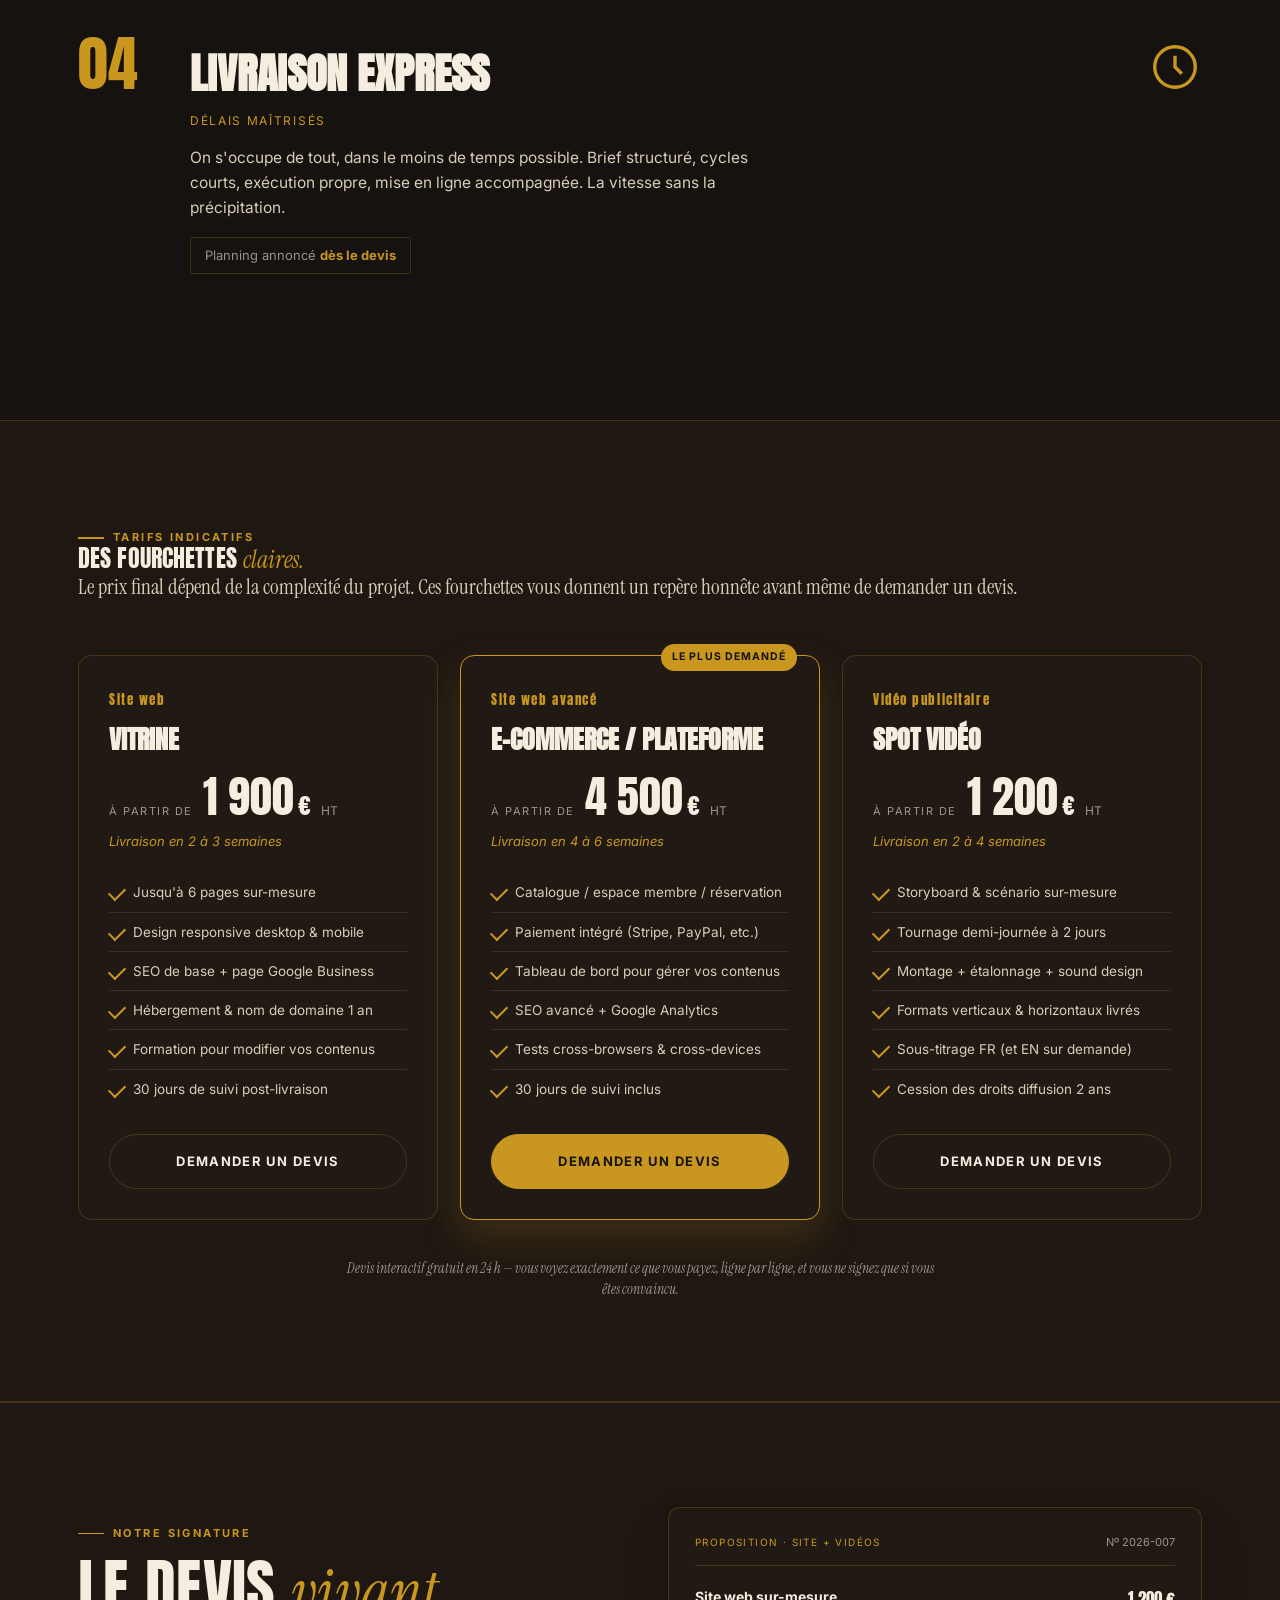
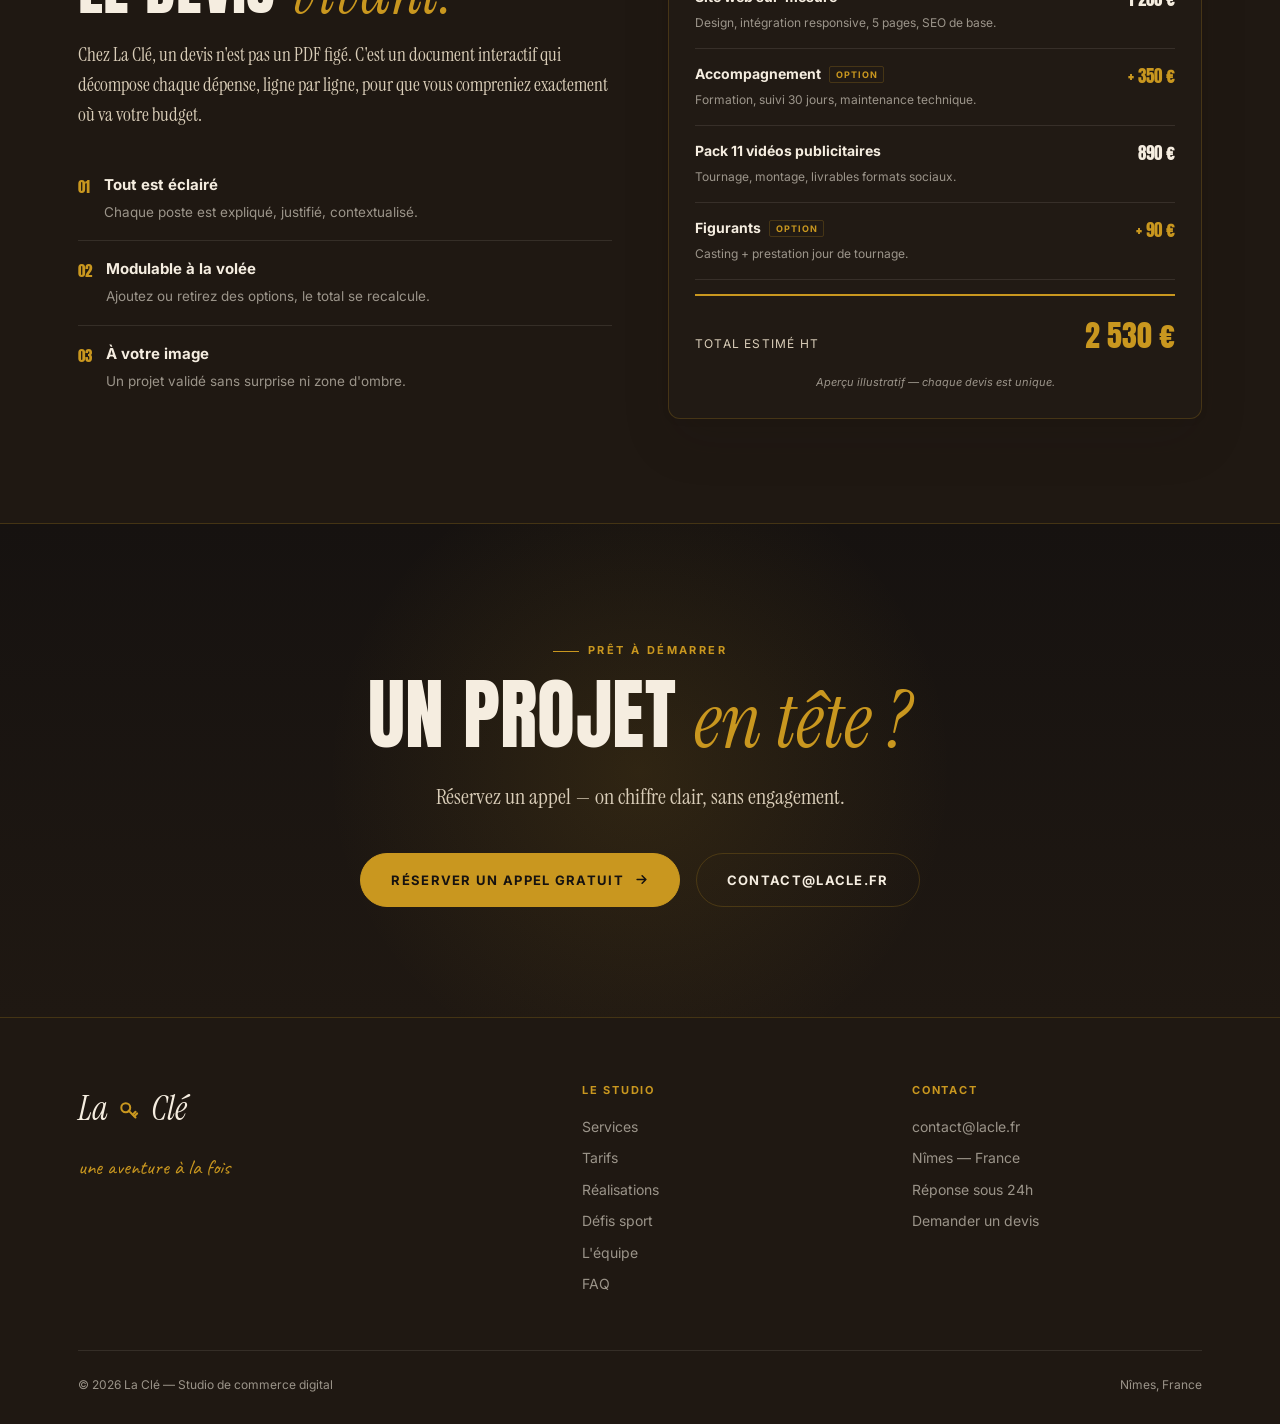
<file: lacle-refonte/services.html>
<!DOCTYPE html>
<html lang="fr">
<head>
<meta charset="UTF-8" />
<meta name="viewport" content="width=device-width, initial-scale=1.0" />
<title>Services — Sites web, vidéos &amp; devis vivants | La Clé</title>
<meta name="description" content="Sites web sur-mesure, packs de vidéos publicitaires et notre devis vivant interactif. Toute la chaîne pour passer en ligne et convertir." />
<meta name="author" content="La Clé" />
<meta name="theme-color" content="#161210" />
<link rel="canonical" href="https://lacle.fr/services.html" />
<link rel="icon" type="image/svg+xml" href="assets/favicon.svg" />
<meta property="og:type" content="website" />
<meta property="og:site_name" content="La Clé" />
<meta property="og:locale" content="fr_FR" />
<meta property="og:title" content="Services — Sites web, vidéos & devis vivants | La Clé" />
<meta property="og:description" content="Sites web, vidéos publicitaires et devis interactifs. Toute la chaîne, au même endroit." />
<meta property="og:url" content="https://lacle.fr/services.html" />
<meta property="og:image" content="https://lacle.fr/assets/og-image.jpg" />
<meta property="og:image:width" content="1200" />
<meta property="og:image:height" content="630" />
<meta name="twitter:card" content="summary_large_image" />
<meta name="twitter:title" content="Services — Sites web, vidéos & devis vivants | La Clé" />
<meta name="twitter:description" content="Sites web, vidéos publicitaires et devis interactifs. Toute la chaîne, au même endroit." />
<meta name="twitter:image" content="https://lacle.fr/assets/og-image.jpg" />
<script>
(function(){var t;try{t=localStorage.getItem('lacle-theme');}catch(e){}if(!t){var d=new Date(),h=d.getHours()+d.getMinutes()/60,m=d.getMonth();var r=[8,7,7,7,6,6,6,7,7,8,7,8][m],s=[17,18,19,20,21,21,21,21,20,19,17,17][m];t=(h>=r&&h<s)?'day':'night';}if(t==='night')document.documentElement.classList.add('theme-night');})();
</script>
<link rel="preconnect" href="https://fonts.googleapis.com" />
<link rel="preconnect" href="https://fonts.gstatic.com" crossorigin />
<link href="https://fonts.googleapis.com/css2?family=Anton&family=Caveat:wght@500;600;700&family=Inter:wght@300;400;500;600;700&family=Instrument+Serif:ital@0;1&display=swap" rel="stylesheet" />
<link rel="stylesheet" href="assets/style.css" />
<style>
  .sec { padding: 100px 0; }
  /* service blocks détaillés */
  .svc-detail {
    display: grid; grid-template-columns: 80px 1fr auto;
    gap: 32px; align-items: start;
    padding: 46px 0;
    border-bottom: 1px solid var(--line);
  }
  .svc-detail:last-of-type { border-bottom: none; }
  .svc-detail .num {
    font-family: var(--display);
    font-size: 60px; color: var(--gold);
    line-height: 0.8;
  }
  .svc-detail .body h3 {
    font-family: var(--display);
    font-size: clamp(28px, 4vw, 42px);
    text-transform: uppercase; margin-bottom: 4px;
  }
  .svc-detail .body .tl {
    font-size: 12px; text-transform: uppercase;
    letter-spacing: 0.14em; color: var(--gold);
    margin-bottom: 16px;
  }
  .svc-detail .body p {
    font-size: 15.5px; color: var(--cream-soft);
    max-width: 56ch; margin-bottom: 16px;
  }
  .svc-detail .body .opt {
    display: inline-block;
    font-size: 13px; color: var(--text-mute);
    border: 1px solid var(--line); border-radius: 2px;
    padding: 7px 14px;
  }
  .svc-detail .body .opt b { color: var(--gold); }
  .svc-detail .ico {
    width: 54px; height: 54px; color: var(--gold);
    justify-self: end;
  }

  /* ===== PRICING — fourchettes transparentes ===== */
  .pricing-section {
    padding: 100px 0;
    background: var(--ink-soft);
    border-top: 1px solid var(--line);
    border-bottom: 1px solid var(--line);
  }
  .pricing-grid {
    display: grid; grid-template-columns: repeat(3, 1fr);
    gap: 22px; margin-top: 50px;
  }
  .price-card {
    background: var(--ink-card);
    border: 1px solid var(--line);
    border-radius: 14px;
    padding: 34px 30px 30px;
    display: flex; flex-direction: column;
    position: relative;
    transition: transform .3s var(--ease), border-color .3s, box-shadow .3s;
  }
  .price-card:hover {
    transform: translateY(-5px);
    border-color: rgba(201,151,31,0.42);
    box-shadow: 0 18px 40px rgba(28,22,18,0.10);
  }
  .price-card.featured {
    border-color: var(--gold);
    box-shadow: 0 18px 40px rgba(201,151,31,0.18);
  }
  .price-badge {
    position: absolute; top: -12px; right: 22px;
    background: var(--gold); color: var(--on-gold);
    font-size: 10.5px; font-weight: 700;
    text-transform: uppercase; letter-spacing: 0.1em;
    padding: 5px 11px; border-radius: 999px;
  }
  .price-cat {
    font-family: var(--display);
    font-size: 13px; color: var(--gold);
    letter-spacing: 0.12em; margin-bottom: 8px;
  }
  .price-card h3 {
    font-family: var(--display); font-size: 26px;
    text-transform: uppercase; margin-bottom: 14px;
  }
  .price-amount {
    display: flex; align-items: baseline; gap: 4px;
    margin-bottom: 6px;
  }
  .price-amount .from {
    font-size: 11px; text-transform: uppercase;
    letter-spacing: 0.14em; color: var(--text-mute);
    margin-right: 6px;
  }
  .price-amount .num {
    font-family: var(--display);
    font-size: 44px; color: var(--cream); line-height: 1;
  }
  .price-amount .currency { font-family: var(--display); font-size: 24px; color: var(--cream); }
  .price-amount .ht { font-size: 12px; color: var(--text-mute); margin-left: 6px; }
  .price-card .delay {
    font-size: 13px; color: var(--gold);
    font-style: italic; margin-bottom: 22px;
  }
  .price-list { list-style: none; flex: 1; margin-bottom: 26px; }
  .price-list li {
    font-size: 13.5px; color: var(--cream-soft);
    padding: 9px 0; padding-left: 24px;
    position: relative; line-height: 1.5;
    border-bottom: 1px solid var(--line-soft);
  }
  .price-list li:last-child { border-bottom: none; }
  .price-list li::before {
    content: ""; position: absolute; left: 0; top: 14px;
    width: 14px; height: 8px;
    border-left: 2px solid var(--gold);
    border-bottom: 2px solid var(--gold);
    transform: rotate(-45deg);
  }
  .pricing-note {
    text-align: center; max-width: 600px; margin: 38px auto 0;
    font-size: 13.5px; color: var(--text-mute);
    font-family: var(--serif); font-style: italic;
  }
  @media (max-width: 920px) {
    .pricing-grid { grid-template-columns: 1fr; gap: 26px; }
  }

  /* devis vivant feature */
  .feature { background: var(--ink-soft); border-top: 1px solid var(--line); }
  .feature-grid {
    display: grid; grid-template-columns: 1fr 1fr;
    gap: 56px; align-items: center;
  }
  .feature-text h2 { font-size: clamp(36px,5.2vw,62px); margin: 16px 0 18px; }
  .feature-text > p {
    font-family: var(--serif); font-size: 19px;
    color: var(--cream-soft); margin-bottom: 26px;
  }
  .feature-list { list-style: none; }
  .feature-list li {
    display: flex; gap: 14px; padding: 16px 0;
    border-bottom: 1px solid var(--line-soft);
  }
  .feature-list li:last-child { border-bottom: none; }
  .feature-list .fi-n {
    font-family: var(--display); font-size: 15px;
    color: var(--gold); flex-shrink: 0; padding-top: 2px;
  }
  .feature-list .fi-t strong {
    display: block; font-size: 15px; color: var(--cream); margin-bottom: 2px;
  }
  .feature-list .fi-t span { font-size: 13.5px; color: var(--text-mute); }

  .devis-mock {
    background: var(--ink-card); border: 1px solid var(--line);
    border-radius: 12px; padding: 26px;
    box-shadow: 0 24px 50px rgba(28,22,18,0.10), 0 2px 8px rgba(28,22,18,0.04);
  }
  .dm-head {
    display: flex; justify-content: space-between; align-items: baseline;
    padding-bottom: 14px; margin-bottom: 6px;
    border-bottom: 1px solid var(--line);
  }
  .dm-head .lbl {
    font-size: 10px; letter-spacing: 0.14em;
    text-transform: uppercase; color: var(--gold);
  }
  .dm-head .ref { font-size: 11px; color: var(--text-mute); }
  .dm-row {
    display: flex; justify-content: space-between;
    align-items: flex-start; gap: 14px; padding: 14px 0;
    border-bottom: 1px solid var(--line-soft);
  }
  .dm-row .rt strong { display: block; font-size: 14px; color: var(--cream); }
  .dm-row .rt span { font-size: 12px; color: var(--text-mute); }
  .dm-row .rp {
    font-family: var(--display); font-size: 17px;
    color: var(--cream); white-space: nowrap;
  }
  .dm-row.opt .rp { color: var(--gold); }
  .dm-row.opt .rt strong::after {
    content: "option"; font-family: var(--sans);
    font-size: 9px; font-weight: 700; text-transform: uppercase;
    letter-spacing: 0.1em; color: var(--gold);
    border: 1px solid var(--line); border-radius: 2px;
    padding: 2px 6px; margin-left: 8px; vertical-align: middle;
  }
  .dm-total {
    display: flex; justify-content: space-between; align-items: baseline;
    margin-top: 14px; padding-top: 16px;
    border-top: 2px solid var(--gold);
  }
  .dm-total .lbl {
    font-size: 12px; text-transform: uppercase;
    letter-spacing: 0.1em; color: var(--cream-soft);
  }
  .dm-total .amt { font-family: var(--display); font-size: 30px; color: var(--gold); }
  .dm-foot {
    font-size: 11px; color: var(--text-mute);
    text-align: center; margin-top: 14px; font-style: italic;
  }

  @media (max-width: 860px) {
    .svc-detail { grid-template-columns: 1fr; gap: 14px; }
    .svc-detail .ico { display: none; }
    .feature-grid { grid-template-columns: 1fr; gap: 38px; }
  }
</style>
</head>
<body>

<nav class="nav">
  <a href="index.html" class="nav-logo">
    La
    <svg viewBox="0 0 64 64" xmlns="http://www.w3.org/2000/svg" aria-hidden="true">
      <g fill="none" stroke="#c9971f" stroke-width="5" stroke-linecap="round">
        <circle cx="24" cy="24" r="11"/><path d="M31 31 L48 48"/>
        <path d="M41 41 L48 34 M45 45 L52 38"/>
      </g>
    </svg>
    Clé
  </a>
  <ul class="nav-links">
    <li><a href="index.html">Accueil</a></li>
    <li><a href="services.html" class="active">Services</a></li>
    <li><a href="realisations.html">Réalisations</a></li>
    <li><a href="equipe.html">Équipe</a></li>
    <li><a href="faq.html">FAQ</a></li>
    <li><a href="index.html#contact" class="nav-cta">Demander un devis</a></li>
  </ul>
  <button class="nav-burger" aria-label="Menu"><span></span><span></span><span></span></button>
</nav>
<button class="nav-btn search-toggle" type="button" aria-label="Rechercher" title="Rechercher (⌘K)">
  <svg viewBox="0 0 24 24" fill="none" aria-hidden="true">
    <circle cx="11" cy="11" r="7" stroke="currentColor" stroke-width="1.8"/>
    <path d="M20 20l-3.5-3.5" stroke="currentColor" stroke-width="1.8" stroke-linecap="round"/>
  </svg>
</button>
<button class="nav-btn theme-toggle" type="button" aria-label="Basculer mode jour / nuit">
  <svg class="icon-moon" viewBox="0 0 24 24" fill="none" aria-hidden="true">
    <path d="M21 12.79A9 9 0 1111.21 3a7 7 0 009.79 9.79z" stroke="currentColor" stroke-width="1.8" stroke-linecap="round" stroke-linejoin="round"/>
  </svg>
  <svg class="icon-sun" viewBox="0 0 24 24" fill="none" aria-hidden="true">
    <circle cx="12" cy="12" r="4" stroke="currentColor" stroke-width="1.8"/>
    <path d="M12 3v2M12 19v2M3 12h2M19 12h2M5.6 5.6l1.4 1.4M17 17l1.4 1.4M5.6 18.4L7 17M17 7l1.4-1.4" stroke="currentColor" stroke-width="1.8" stroke-linecap="round"/>
  </svg>
</button>

<section class="page-hero">
  <div class="wrap">
    <span class="eyebrow">Services</span>
    <h1 class="h-display">Tout pour <span class="serif-accent">passer en ligne.</span></h1>
    <p>On couvre la chaîne complète — du site qui convertit aux vidéos
       qui font parler de vous.</p>
  </div>
</section>

<!-- ===== SERVICES DÉTAILLÉS ===== -->
<section class="sec">
  <div class="wrap">

    <article class="svc-detail reveal">
      <div class="num">01</div>
      <div class="body">
        <h3>Sites web sur-mesure</h3>
        <div class="tl">design · dev · SEO</div>
        <p>Vitrines, e-commerce, landing pages. Conçus pour convertir,
           faciles à maintenir, livrés rapidement. Une présence en ligne
           qui travaille pour vous, pas l'inverse.</p>
        <div class="opt">+ Option accompagnement : <b>formation, suivi 30 jours</b></div>
      </div>
      <svg class="ico" viewBox="0 0 24 24" fill="none" stroke="currentColor" stroke-width="1.5">
        <rect x="2" y="3" width="20" height="14" rx="2"/><path d="M2 8h20M8 21h8M12 17v4"/>
      </svg>
    </article>

    <article class="svc-detail reveal">
      <div class="num">02</div>
      <div class="body">
        <h3>Vidéos publicitaires</h3>
        <div class="tl">pack 11 vidéos</div>
        <p>Pack de 11 vidéos courtes, calibrées pour les formats sociaux.
           Pré-production, tournage en conditions pro, montage et
           adaptations multi-formats.</p>
        <div class="opt">+ <b>90 €</b> figurants pour l'ensemble du pack</div>
      </div>
      <svg class="ico" viewBox="0 0 24 24" fill="none" stroke="currentColor" stroke-width="1.5">
        <rect x="2" y="5" width="14" height="14" rx="2"/><path d="M16 9l6-3v12l-6-3"/>
      </svg>
    </article>

    <article class="svc-detail reveal">
      <div class="num">03</div>
      <div class="body">
        <h3>Devis vivants</h3>
        <div class="tl">notre signature</div>
        <p>Plateforme propriétaire de devis interactifs. Vos clients
           comprennent chaque ligne, modulent les options à la volée,
           et valident en confiance. Vous gagnez du temps.</p>
        <div class="opt">Inclus dans <b>chaque projet</b> La Clé</div>
      </div>
      <svg class="ico" viewBox="0 0 24 24" fill="none" stroke="currentColor" stroke-width="1.5">
        <path d="M14 2H6a2 2 0 0 0-2 2v16a2 2 0 0 0 2 2h12a2 2 0 0 0 2-2V8z"/>
        <path d="M14 2v6h6M8 13h8M8 17h5"/>
      </svg>
    </article>

    <article class="svc-detail reveal">
      <div class="num">04</div>
      <div class="body">
        <h3>Livraison express</h3>
        <div class="tl">délais maîtrisés</div>
        <p>On s'occupe de tout, dans le moins de temps possible. Brief
           structuré, cycles courts, exécution propre, mise en ligne
           accompagnée. La vitesse sans la précipitation.</p>
        <div class="opt">Planning annoncé <b>dès le devis</b></div>
      </div>
      <svg class="ico" viewBox="0 0 24 24" fill="none" stroke="currentColor" stroke-width="1.5">
        <circle cx="12" cy="12" r="9"/><path d="M12 7v5l3 3"/>
      </svg>
    </article>

  </div>
</section>

<!-- ===== PRICING — fourchettes transparentes ===== -->
<section class="pricing-section" id="tarifs">
  <div class="wrap">
    <div class="sec-head center reveal">
      <span class="eyebrow">Tarifs indicatifs</span>
      <h2 class="h-display">Des fourchettes <span class="serif-accent">claires.</span></h2>
      <p style="font-family:var(--serif);font-size:clamp(17px,2.1vw,21px);color:var(--cream-soft);">
        Le prix final dépend de la complexité du projet. Ces fourchettes vous donnent un repère honnête avant même de demander un devis.
      </p>
    </div>

    <div class="pricing-grid">

      <div class="price-card reveal" data-d="1">
        <div class="price-cat">Site web</div>
        <h3>Vitrine</h3>
        <div class="price-amount">
          <span class="from">à partir de</span>
          <span class="num">1 900</span>
          <span class="currency">€</span>
          <span class="ht">HT</span>
        </div>
        <div class="delay">Livraison en 2 à 3 semaines</div>
        <ul class="price-list">
          <li>Jusqu'à 6 pages sur-mesure</li>
          <li>Design responsive desktop & mobile</li>
          <li>SEO de base + page Google Business</li>
          <li>Hébergement & nom de domaine 1 an</li>
          <li>Formation pour modifier vos contenus</li>
          <li>30 jours de suivi post-livraison</li>
        </ul>
        <a href="index.html#contact" class="btn btn-ghost btn-block">Demander un devis</a>
      </div>

      <div class="price-card featured reveal" data-d="2">
        <span class="price-badge">Le plus demandé</span>
        <div class="price-cat">Site web avancé</div>
        <h3>E-commerce / Plateforme</h3>
        <div class="price-amount">
          <span class="from">à partir de</span>
          <span class="num">4 500</span>
          <span class="currency">€</span>
          <span class="ht">HT</span>
        </div>
        <div class="delay">Livraison en 4 à 6 semaines</div>
        <ul class="price-list">
          <li>Catalogue / espace membre / réservation</li>
          <li>Paiement intégré (Stripe, PayPal, etc.)</li>
          <li>Tableau de bord pour gérer vos contenus</li>
          <li>SEO avancé + Google Analytics</li>
          <li>Tests cross-browsers & cross-devices</li>
          <li>30 jours de suivi inclus</li>
        </ul>
        <a href="index.html#contact" class="btn btn-primary btn-block">Demander un devis</a>
      </div>

      <div class="price-card reveal" data-d="3">
        <div class="price-cat">Vidéo publicitaire</div>
        <h3>Spot vidéo</h3>
        <div class="price-amount">
          <span class="from">à partir de</span>
          <span class="num">1 200</span>
          <span class="currency">€</span>
          <span class="ht">HT</span>
        </div>
        <div class="delay">Livraison en 2 à 4 semaines</div>
        <ul class="price-list">
          <li>Storyboard & scénario sur-mesure</li>
          <li>Tournage demi-journée à 2 jours</li>
          <li>Montage + étalonnage + sound design</li>
          <li>Formats verticaux & horizontaux livrés</li>
          <li>Sous-titrage FR (et EN sur demande)</li>
          <li>Cession des droits diffusion 2 ans</li>
        </ul>
        <a href="index.html#contact" class="btn btn-ghost btn-block">Demander un devis</a>
      </div>

    </div>

    <p class="pricing-note reveal">
      Devis interactif gratuit en 24 h — vous voyez exactement ce que vous payez,
      ligne par ligne, et vous ne signez que si vous êtes convaincu.
    </p>
  </div>
</section>

<!-- ===== DEVIS VIVANT FEATURE ===== -->
<section class="feature">
  <div class="wrap" style="padding-top:104px;padding-bottom:104px;">
    <div class="feature-grid">
      <div class="feature-text reveal">
        <span class="eyebrow">Notre signature</span>
        <h2 class="h-display">Le devis <span class="serif-accent">vivant.</span></h2>
        <p>Chez La Clé, un devis n'est pas un PDF figé. C'est un document
           interactif qui décompose chaque dépense, ligne par ligne, pour
           que vous compreniez exactement où va votre budget.</p>
        <ul class="feature-list">
          <li>
            <span class="fi-n">01</span>
            <span class="fi-t"><strong>Tout est éclairé</strong>
            <span>Chaque poste est expliqué, justifié, contextualisé.</span></span>
          </li>
          <li>
            <span class="fi-n">02</span>
            <span class="fi-t"><strong>Modulable à la volée</strong>
            <span>Ajoutez ou retirez des options, le total se recalcule.</span></span>
          </li>
          <li>
            <span class="fi-n">03</span>
            <span class="fi-t"><strong>À votre image</strong>
            <span>Un projet validé sans surprise ni zone d'ombre.</span></span>
          </li>
        </ul>
      </div>
      <div class="reveal" data-d="2">
        <div class="devis-mock">
          <div class="dm-head">
            <span class="lbl">Proposition · Site + Vidéos</span>
            <span class="ref">Nº 2026-007</span>
          </div>
          <div class="dm-row">
            <span class="rt"><strong>Site web sur-mesure</strong>
            <span>Design, intégration responsive, 5 pages, SEO de base.</span></span>
            <span class="rp">1 200 €</span>
          </div>
          <div class="dm-row opt">
            <span class="rt"><strong>Accompagnement</strong>
            <span>Formation, suivi 30 jours, maintenance technique.</span></span>
            <span class="rp">+ 350 €</span>
          </div>
          <div class="dm-row">
            <span class="rt"><strong>Pack 11 vidéos publicitaires</strong>
            <span>Tournage, montage, livrables formats sociaux.</span></span>
            <span class="rp">890 €</span>
          </div>
          <div class="dm-row opt">
            <span class="rt"><strong>Figurants</strong>
            <span>Casting + prestation jour de tournage.</span></span>
            <span class="rp">+ 90 €</span>
          </div>
          <div class="dm-total">
            <span class="lbl">Total estimé HT</span>
            <span class="amt">2 530 €</span>
          </div>
          <div class="dm-foot">Aperçu illustratif — chaque devis est unique.</div>
        </div>
      </div>
    </div>
  </div>
</section>

<!-- ===== CTA ===== -->
<section class="cta-banner">
  <div class="inner wrap">
    <span class="eyebrow reveal" style="margin-bottom:18px;">Prêt à démarrer</span>
    <h2 class="h-display reveal" data-d="1">Un projet <span class="serif-accent">en tête ?</span></h2>
    <p class="reveal" data-d="2">Réservez un appel — on chiffre clair, sans engagement.</p>
    <div class="reveal" data-d="3" style="display:flex;gap:16px;justify-content:center;flex-wrap:wrap;">
      <a href="https://calendly.com/" target="_blank" rel="noopener" class="btn btn-primary">
        Réserver un appel gratuit
        <svg viewBox="0 0 24 24" fill="none"><path d="M5 12h14M13 6l6 6-6 6" stroke="currentColor" stroke-width="2.5" stroke-linecap="round" stroke-linejoin="round"/></svg>
      </a>
      <a href="mailto:contact@lacle.fr" class="btn btn-ghost">contact@lacle.fr</a>
    </div>
  </div>
</section>

<footer class="footer">
  <div class="wrap">
    <div class="footer-grid">
      <div>
        <div class="footer-logo">
          La
          <svg viewBox="0 0 64 64" xmlns="http://www.w3.org/2000/svg" aria-hidden="true">
            <g fill="none" stroke="#c9971f" stroke-width="5" stroke-linecap="round">
              <circle cx="24" cy="24" r="11"/><path d="M31 31 L48 48"/>
              <path d="M41 41 L48 34 M45 45 L52 38"/>
            </g>
          </svg>
          Clé
        </div>
        <p class="footer-tag">une aventure à la fois</p>
      </div>
      <div class="footer-col">
        <h4>Le studio</h4>
        <a href="services.html">Services</a>
        <a href="services.html#tarifs">Tarifs</a>
        <a href="realisations.html">Réalisations</a>
        <a href="defis.html">Défis sport</a>
        <a href="equipe.html">L'équipe</a>
        <a href="faq.html">FAQ</a>
      </div>
      <div class="footer-col">
        <h4>Contact</h4>
        <a href="mailto:contact@lacle.fr">contact@lacle.fr</a>
        <p>Nîmes — France</p>
        <p>Réponse sous 24h</p>
        <a href="index.html#contact">Demander un devis</a>
      </div>
    </div>
    <div class="footer-bottom">
      <span>© 2026 La Clé — Studio de commerce digital</span>
      <span>Nîmes, France</span>
    </div>
  </div>
</footer>

<script src="assets/main.js"></script>
</body>
</html>
</file>
<file: lacle-refonte/assets/style.css>
/* ============================================================
   LA CLÉ — Système de design partagé
   ============================================================ */

:root {
  /* ===== Mode JOUR (par défaut) — blanc cassé épuré + doré ===== */
  --ink:        #fbfaf7;   /* fond principal (off-white subtil) */
  --ink-soft:   #f1efe8;   /* surface secondaire (sections divisées) */
  --ink-card:   #ffffff;   /* cards blanches pures */
  --cream:      #161210;   /* texte principal (quasi noir) */
  --cream-soft: #4a4239;   /* texte secondaire */
  --gold:       #c9971f;
  --gold-lite:  #e3b95a;
  --gold-bright:#e8b53d;
  --line:       rgba(22,18,16,0.09);
  --line-soft:  rgba(22,18,16,0.04);
  --text-mute:  rgba(22,18,16,0.55);

  /* Couleurs fixes (indépendantes du thème) */
  --on-gold:    #161210;   /* texte sur fond doré (toujours sombre) */
  --on-dark:    #f5ede0;   /* texte sur sections sombres (hero / overlays) */

  /* Ombres adaptatives */
  --shadow-card: 0 18px 40px rgba(22,18,16,0.08), 0 2px 8px rgba(22,18,16,0.04);
  --shadow-card-hover: 0 26px 56px rgba(22,18,16,0.14), 0 3px 10px rgba(22,18,16,0.06);

  /* Inputs (form) */
  --input-bg: rgba(22,18,16,0.03);
  --input-bg-focus: rgba(255,255,255,0.7);
  --input-placeholder: rgba(22,18,16,0.35);

  /* Grain */
  --grain-blend: multiply;
  --grain-opacity: 0.025;

  --display: 'Anton', 'Impact', sans-serif;
  --serif:   'Instrument Serif', Georgia, serif;
  --sans:    'Inter', system-ui, -apple-system, sans-serif;
  --hand:    'Caveat', cursive;

  --maxw: 1180px;
  --ease: cubic-bezier(0.22, 1, 0.36, 1);
}

/* ===== Mode NUIT — palette sombre dorée d'origine ===== */
html.theme-night {
  --ink:        #161210;
  --ink-soft:   #1f1812;
  --ink-card:   #211a14;
  --cream:      #f5ede0;
  --cream-soft: #d9cdb8;
  --line:       rgba(201,151,31,0.22);
  --line-soft:  rgba(245,237,224,0.10);
  --text-mute:  rgba(245,237,224,0.58);

  --shadow-card: 0 22px 44px rgba(0,0,0,0.40), 0 2px 8px rgba(0,0,0,0.20);
  --shadow-card-hover: 0 30px 60px rgba(0,0,0,0.55), 0 4px 12px rgba(0,0,0,0.30);

  --input-bg: rgba(255,255,255,0.05);
  --input-bg-focus: rgba(255,255,255,0.08);
  --input-placeholder: rgba(245,237,224,0.35);

  --grain-blend: screen;
  --grain-opacity: 0.045;
}

/* Îlot sombre local — pour le hero et overlays qui restent sombres en mode jour */
.theme-dark {
  --ink:        #161210;
  --ink-soft:   #1f1812;
  --ink-card:   #211a14;
  --cream:      #f5ede0;
  --cream-soft: #d9cdb8;
  --line:       rgba(201,151,31,0.22);
  --line-soft:  rgba(245,237,224,0.10);
  --text-mute:  rgba(245,237,224,0.58);
  background: var(--ink);
  color: var(--cream);
}

/* Transition douce lors du basculement de thème */
html, body, .nav, .footer, .strip, .feature, .cta-banner,
.svc-card, .work-card, .proj, .devis-mock, .contact-form-card,
.faq-q, .faq-a p, .filter-btn {
  transition: background-color .5s var(--ease), color .5s var(--ease),
              border-color .5s var(--ease), box-shadow .5s var(--ease);
}

* { margin: 0; padding: 0; box-sizing: border-box; }
html { scroll-behavior: smooth; -webkit-text-size-adjust: 100%; }

body {
  font-family: var(--sans);
  background: var(--ink);
  color: var(--cream);
  line-height: 1.6;
  overflow-x: hidden;
  -webkit-font-smoothing: antialiased;
}

img, video { max-width: 100%; display: block; }
a { color: inherit; text-decoration: none; }

::selection { background: var(--gold); color: var(--ink); }

/* grain overlay — adaptatif au thème */
body::before {
  content: "";
  position: fixed; inset: 0;
  pointer-events: none; z-index: 9999;
  opacity: var(--grain-opacity);
  mix-blend-mode: var(--grain-blend);
  background-image: url("data:image/svg+xml,%3Csvg xmlns='http://www.w3.org/2000/svg' width='120' height='120'%3E%3Cfilter id='n'%3E%3CfeTurbulence type='fractalNoise' baseFrequency='0.85' numOctaves='3'/%3E%3C/filter%3E%3Crect width='100%25' height='100%25' filter='url(%23n)'/%3E%3C/svg%3E");
}

/* ---------- layout ---------- */
.wrap { width: 100%; max-width: var(--maxw); margin: 0 auto; padding: 0 28px; }
section { position: relative; }

/* ---------- eyebrow / labels ---------- */
.eyebrow {
  display: inline-flex; align-items: center; gap: 9px;
  font-size: 11px; font-weight: 700;
  text-transform: uppercase; letter-spacing: 0.22em;
  color: var(--gold);
}
.eyebrow::before {
  content: ""; width: 26px; height: 1.5px;
  background: var(--gold); display: inline-block;
}

/* ---------- headings ---------- */
.h-display {
  font-family: var(--display);
  font-weight: 400;
  text-transform: uppercase;
  line-height: 0.94;
  letter-spacing: 0.005em;
}
.serif-accent {
  font-family: var(--serif);
  font-style: italic;
  text-transform: none;
  color: var(--gold);
  font-weight: 400;
  letter-spacing: 0;
}

/* ============================================================
   NAVBAR
   ============================================================ */
.nav {
  position: fixed; top: 18px; left: 50%;
  transform: translateX(-50%);
  z-index: 1000;
  display: flex; align-items: center;
  gap: 32px;
  padding: 8px 8px 8px 22px;
  background: var(--nav-bg, rgba(255,255,255,0.72));
  backdrop-filter: blur(18px) saturate(1.4);
  -webkit-backdrop-filter: blur(18px) saturate(1.4);
  border: 1px solid var(--nav-border, rgba(28,22,18,0.08));
  border-radius: 999px;
  box-shadow: var(--nav-shadow, 0 8px 32px rgba(28,22,18,0.08), 0 2px 8px rgba(28,22,18,0.04));
  width: max-content;
  max-width: calc(100% - 36px);
  transition: top .35s var(--ease), padding .35s var(--ease),
              background .5s var(--ease), border-color .5s var(--ease),
              box-shadow .5s var(--ease);
}
.nav.scrolled {
  top: 12px;
  background: var(--nav-bg-scrolled, rgba(255,255,255,0.94));
  border-color: var(--nav-border-scrolled, rgba(28,22,18,0.12));
  box-shadow: var(--nav-shadow-scrolled, 0 12px 38px rgba(28,22,18,0.12), 0 2px 8px rgba(28,22,18,0.05));
}

/* Nav pill — mode nuit */
html.theme-night .nav {
  background: rgba(22,18,16,0.72);
  border-color: rgba(201,151,31,0.22);
  box-shadow: 0 10px 36px rgba(0,0,0,0.45), 0 2px 8px rgba(0,0,0,0.25);
}
html.theme-night .nav.scrolled {
  background: rgba(22,18,16,0.94);
  border-color: rgba(201,151,31,0.36);
  box-shadow: 0 14px 42px rgba(0,0,0,0.55), 0 3px 10px rgba(0,0,0,0.30);
}
.nav-logo {
  display: flex; align-items: baseline; gap: 7px;
  font-family: var(--serif);
  font-style: italic;
  font-size: 24px;
  font-weight: 400;
  letter-spacing: -0.01em;
  color: var(--cream);
}
.nav-logo svg { width: 20px; height: 20px; transform: translateY(3px); }
.nav-links {
  display: flex; align-items: center; gap: 26px;
  list-style: none;
}
.nav-links a {
  font-size: 13px; font-weight: 500;
  letter-spacing: 0.03em;
  color: var(--cream-soft);
  transition: color .2s;
  position: relative;
}
.nav-links a:hover { color: var(--gold); }
.nav-links a.active { color: var(--gold); }
.nav-links a.active::after { display: none; }
.nav-cta {
  display: inline-flex; align-items: center; gap: 7px;
  background: var(--gold); color: var(--on-gold) !important;
  padding: 10px 18px; border-radius: 999px;
  font-size: 11.5px !important; font-weight: 700 !important;
  text-transform: uppercase; letter-spacing: 0.1em;
  transition: transform .2s var(--ease), box-shadow .2s, background .2s;
}
.nav-cta:hover {
  transform: translateY(-2px);
  background: var(--gold-bright);
  box-shadow: 0 10px 24px rgba(201,151,31,0.42);
  color: var(--on-gold) !important;
}
.nav-burger {
  display: none; background: none; border: none;
  cursor: pointer; padding: 6px;
  flex-direction: column; gap: 5px;
}
.nav-burger span {
  width: 24px; height: 2px; background: var(--cream);
  display: block; transition: .3s;
}

/* ============================================================
   BOUTONS FLOTTANTS (theme toggle + recherche) — à droite de la pill
   ============================================================ */
.nav-btn {
  position: fixed; top: 18px;
  z-index: 1000;
  width: 44px; height: 44px;
  border-radius: 50%;
  background: var(--nav-bg, rgba(255,255,255,0.72));
  backdrop-filter: blur(18px) saturate(1.4);
  -webkit-backdrop-filter: blur(18px) saturate(1.4);
  border: 1px solid var(--nav-border, rgba(28,22,18,0.08));
  box-shadow: var(--nav-shadow, 0 8px 32px rgba(28,22,18,0.08), 0 2px 8px rgba(28,22,18,0.04));
  cursor: pointer;
  display: flex; align-items: center; justify-content: center;
  color: var(--cream);
  padding: 0;
  transition: background .5s var(--ease),
              border-color .5s var(--ease), box-shadow .5s var(--ease),
              transform .25s var(--ease), color .25s var(--ease);
  /* top et left réels calculés par JS pour alignement parfait avec la pill */
}
.nav-btn:hover {
  transform: scale(1.08);
  color: var(--gold);
  border-color: rgba(201,151,31,0.35);
}
.nav-btn:active { transform: scale(.95); }
.nav-btn svg {
  width: 20px; height: 20px;
}
html.theme-night .nav-btn {
  background: rgba(22,18,16,0.72);
  border-color: rgba(201,151,31,0.22);
  box-shadow: 0 10px 36px rgba(0,0,0,0.45);
}
html.theme-night .nav-btn:hover { border-color: rgba(201,151,31,0.55); }

/* Theme toggle : bascule l'icône selon le mode */
.theme-toggle .icon-sun { display: none; }
.theme-toggle .icon-moon { display: block; }
html.theme-night .theme-toggle .icon-sun { display: block; }
html.theme-night .theme-toggle .icon-moon { display: none; }

/* ============================================================
   MODAL DE RECHERCHE (command palette)
   ============================================================ */
.search-modal {
  position: fixed; inset: 0; z-index: 2000;
  display: flex; align-items: flex-start; justify-content: center;
  padding: 100px 20px 20px;
  opacity: 0; pointer-events: none;
  transition: opacity .25s var(--ease);
}
.search-modal.open { opacity: 1; pointer-events: auto; }
.search-backdrop {
  position: absolute; inset: 0;
  background: rgba(22,18,16,0.55);
  backdrop-filter: blur(8px);
  -webkit-backdrop-filter: blur(8px);
}
.search-card {
  position: relative;
  width: 100%; max-width: 580px;
  background: var(--ink-card);
  border: 1px solid var(--line);
  border-radius: 14px;
  box-shadow: 0 24px 80px rgba(22,18,16,0.30), 0 6px 18px rgba(22,18,16,0.15);
  overflow: hidden;
  transform: translateY(-12px) scale(.98);
  transition: transform .25s var(--ease);
}
.search-modal.open .search-card { transform: none; }
.search-input-wrap {
  display: flex; align-items: center; gap: 12px;
  padding: 16px 18px;
  border-bottom: 1px solid var(--line);
}
.search-input-wrap svg {
  width: 18px; height: 18px;
  color: var(--text-mute);
  flex-shrink: 0;
}
.search-input-wrap input {
  flex: 1; background: none; border: none; outline: none;
  font-family: var(--sans); font-size: 16px;
  color: var(--cream);
  padding: 4px 0;
}
.search-input-wrap input::placeholder { color: var(--text-mute); }
.search-input-wrap kbd {
  font-family: var(--sans); font-size: 11px; font-weight: 600;
  padding: 3px 7px; border-radius: 5px;
  background: var(--ink-soft);
  border: 1px solid var(--line);
  color: var(--text-mute);
}
.search-results {
  list-style: none;
  max-height: 60vh; overflow-y: auto;
  padding: 8px;
}
.search-results li a {
  display: flex; flex-direction: column; gap: 3px;
  padding: 12px 14px;
  border-radius: 8px;
  color: var(--cream);
  transition: background .15s;
}
.search-results li a:hover,
.search-results li a.focus {
  background: var(--ink-soft);
}
.search-results li a:hover { color: var(--cream); }
.search-results .sr-title {
  font-size: 14.5px; font-weight: 600;
  display: flex; align-items: center; gap: 10px;
}
.search-results .sr-tag {
  font-size: 10px; font-weight: 700;
  text-transform: uppercase; letter-spacing: 0.1em;
  color: var(--gold);
  padding: 2px 7px;
  border: 1px solid var(--line);
  border-radius: 999px;
}
.search-results .sr-desc {
  font-size: 12.5px; color: var(--text-mute);
}
.search-empty {
  padding: 28px 18px; text-align: center;
  color: var(--text-mute); font-size: 13.5px;
}
.search-footer {
  display: flex; gap: 14px; padding: 10px 16px;
  border-top: 1px solid var(--line);
  font-size: 11px; color: var(--text-mute);
}
.search-footer kbd {
  font-family: var(--sans); font-size: 10.5px;
  padding: 1.5px 5px; border-radius: 4px;
  background: var(--ink-soft);
  border: 1px solid var(--line);
  margin-right: 4px;
}

/* ============================================================
   BUTTONS
   ============================================================ */
.btn {
  display: inline-flex; align-items: center; gap: 10px;
  font-family: var(--sans);
  font-size: 13px; font-weight: 700;
  text-transform: uppercase; letter-spacing: 0.1em;
  padding: 16px 30px;
  border-radius: 999px; cursor: pointer;
  border: 1.5px solid transparent;
  transition: transform .22s var(--ease), box-shadow .22s, background .22s, color .22s, border-color .22s;
}
.btn svg { width: 15px; height: 15px; }
.btn-primary {
  background: var(--gold); color: var(--on-gold);
  border-color: var(--gold);
}
.btn-primary:hover {
  background: var(--gold-bright);
  transform: translateY(-3px);
  box-shadow: 0 14px 30px rgba(201,151,31,0.42);
}
.btn-ghost {
  background: transparent; color: var(--cream);
  border-color: var(--line);
}
.btn-ghost:hover {
  border-color: var(--gold); color: var(--gold);
  transform: translateY(-3px);
}
.btn-block { width: 100%; justify-content: center; }

/* ============================================================
   REVEAL ANIMATION
   ============================================================ */
.reveal {
  opacity: 0; transform: translateY(34px);
  transition: opacity .9s var(--ease), transform .9s var(--ease);
}
.reveal.in { opacity: 1; transform: none; }
.reveal[data-d="1"] { transition-delay: .08s; }
.reveal[data-d="2"] { transition-delay: .16s; }
.reveal[data-d="3"] { transition-delay: .24s; }
.reveal[data-d="4"] { transition-delay: .32s; }
.reveal[data-d="5"] { transition-delay: .40s; }

@media (prefers-reduced-motion: reduce) {
  .reveal { opacity: 1; transform: none; transition: none; }
  html { scroll-behavior: auto; }
}

/* ============================================================
   PAGE HERO (sous-pages)
   ============================================================ */
.page-hero {
  padding: 190px 0 80px;
  text-align: center;
  position: relative;
  border-bottom: 1px solid var(--line);
  background:
    radial-gradient(ellipse 60% 50% at 50% 0%, rgba(201,151,31,0.13), transparent 70%);
}
.page-hero h1 {
  font-size: clamp(48px, 9vw, 104px);
  margin: 20px 0 18px;
}
.page-hero p {
  font-family: var(--serif);
  font-size: clamp(18px, 2.4vw, 23px);
  color: var(--cream-soft);
  max-width: 620px; margin: 0 auto;
}

/* ============================================================
   CTA BANNER (réutilisé sur toutes les pages)
   ============================================================ */
.cta-banner {
  padding: 110px 0;
  text-align: center;
  background:
    linear-gradient(180deg, var(--ink) 0%, var(--ink-soft) 100%);
  border-top: 1px solid var(--line);
  position: relative; overflow: hidden;
}
.cta-banner::before {
  content: "";
  position: absolute; left: 50%; top: 50%;
  width: 680px; height: 680px;
  transform: translate(-50%,-50%);
  background: radial-gradient(circle, rgba(201,151,31,0.12), transparent 65%);
  pointer-events: none;
}
.cta-banner .inner { position: relative; }
.cta-banner h2 {
  font-size: clamp(40px, 6.5vw, 78px);
  margin-bottom: 22px;
}
.cta-banner p {
  font-family: var(--serif);
  font-size: clamp(17px, 2.2vw, 22px);
  color: var(--cream-soft);
  max-width: 560px; margin: 0 auto 38px;
}

/* ============================================================
   FOOTER
   ============================================================ */
.footer {
  background: var(--ink-soft);
  border-top: 1px solid var(--line);
  padding: 64px 0 30px;
}
.footer-grid {
  display: grid;
  grid-template-columns: 1.6fr 1fr 1fr;
  gap: 40px;
  padding-bottom: 46px;
  border-bottom: 1px solid var(--line-soft);
}
.footer-logo {
  display: flex; align-items: baseline; gap: 9px;
  font-family: var(--serif); font-style: italic;
  font-size: 34px; font-weight: 400;
  letter-spacing: -0.01em; margin-bottom: 14px;
  color: var(--cream);
}
.footer-logo svg { width: 26px; height: 26px; transform: translateY(4px); }
.footer-tag {
  font-family: var(--hand);
  font-size: 21px; color: var(--gold);
}
.footer-col h4 {
  font-size: 11px; font-weight: 700;
  text-transform: uppercase; letter-spacing: 0.16em;
  color: var(--gold); margin-bottom: 16px;
}
.footer-col a, .footer-col p {
  display: block;
  font-size: 14px; color: var(--text-mute);
  margin-bottom: 9px; transition: color .2s;
}
.footer-col a:hover { color: var(--gold); }
.footer-bottom {
  display: flex; justify-content: space-between;
  flex-wrap: wrap; gap: 12px;
  padding-top: 24px;
  font-size: 12px; color: var(--text-mute);
}

/* ============================================================
   RESPONSIVE
   ============================================================ */
@media (max-width: 860px) {
  .nav {
    gap: 14px;
    padding: 8px 16px 8px 20px;
  }
  .nav-links {
    position: fixed; inset: 0 0 0 auto;
    width: min(82vw, 340px);
    background: var(--ink-soft);
    border-left: 1px solid var(--line);
    flex-direction: column; align-items: flex-start;
    justify-content: center; gap: 24px;
    padding: 60px 32px 32px;
    transform: translateX(100%);
    transition: transform .4s var(--ease);
    border-radius: 0;
    overflow-y: auto;
  }
  .nav-links.open { transform: translateX(0); }
  .nav-links a { font-size: 17px; }
  .nav-burger { display: flex; }
  .footer-grid { grid-template-columns: 1fr; gap: 30px; }

  /* Boutons flottants un peu plus petits sur mobile pour tenir à droite de la pill */
  .nav-btn { width: 40px; height: 40px; }
  .nav-btn svg { width: 18px; height: 18px; }
}

/* === Optimisations mobile dédiées (< 600px) === */
@media (max-width: 600px) {
  .nav-logo { font-size: 20px; }
  .nav-logo svg { width: 17px; height: 17px; }
  .nav { padding: 7px 14px 7px 18px; gap: 10px; }
  .nav-btn { width: 38px; height: 38px; }
  .nav-btn svg { width: 17px; height: 17px; }

  /* Hero h1 — assure une lisibilité confortable même sur petit écran */
  .page-hero { padding: 130px 0 60px; }
  .page-hero h1 { font-size: clamp(40px, 11vw, 60px); }

  /* Boutons CTA un peu plus compacts */
  .btn { padding: 14px 24px; font-size: 12px; }

  /* CTA banner sections — paddings réduits */
  .cta-banner { padding: 80px 0; }

  /* Search modal — full screen feel sur mobile */
  .search-modal { padding: 70px 12px 12px; }
  .search-card { max-width: none; border-radius: 10px; }
}

/* Très petit écran (iPhone SE et autres < 380px) */
@media (max-width: 380px) {
  .nav-links a { font-size: 16px; }
  .nav-cta { padding: 9px 14px; font-size: 11px !important; }
  .nav-btn { width: 36px; height: 36px; }
  .nav-btn svg { width: 16px; height: 16px; }
}
</file>
